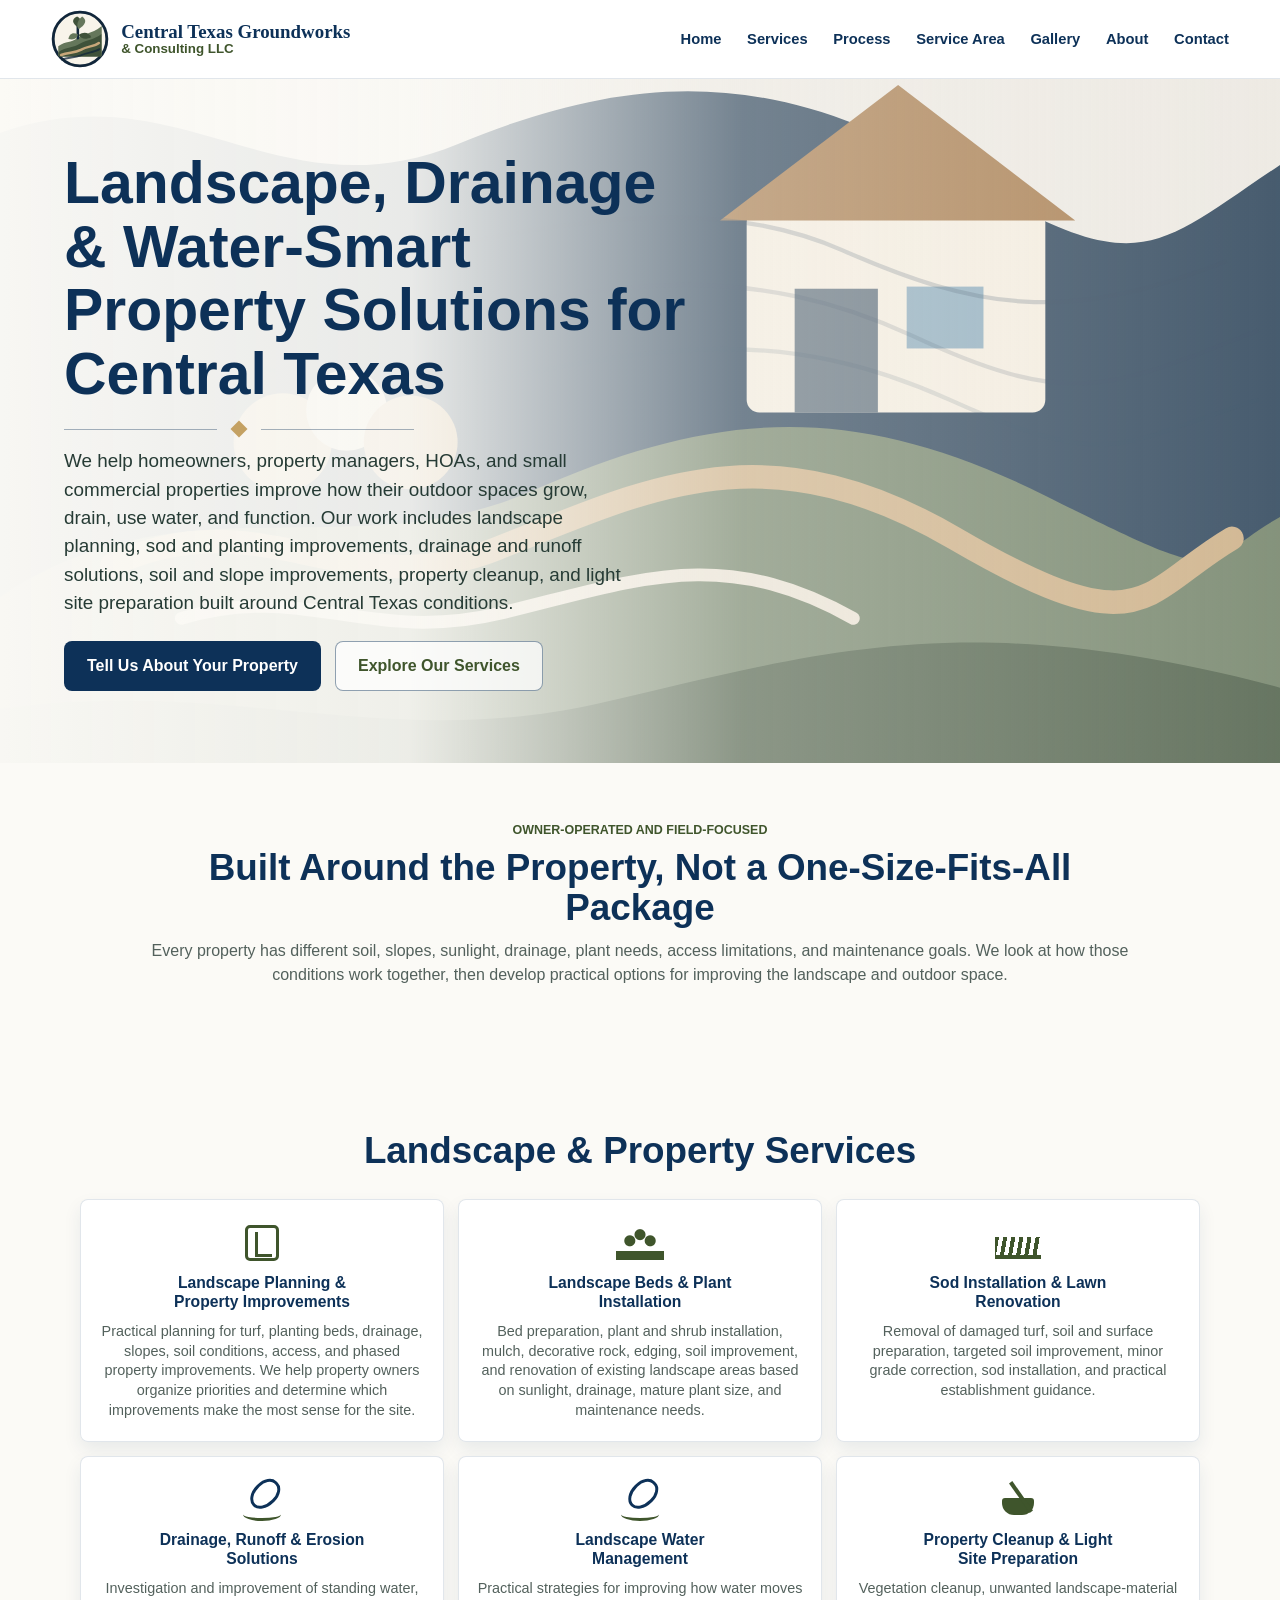
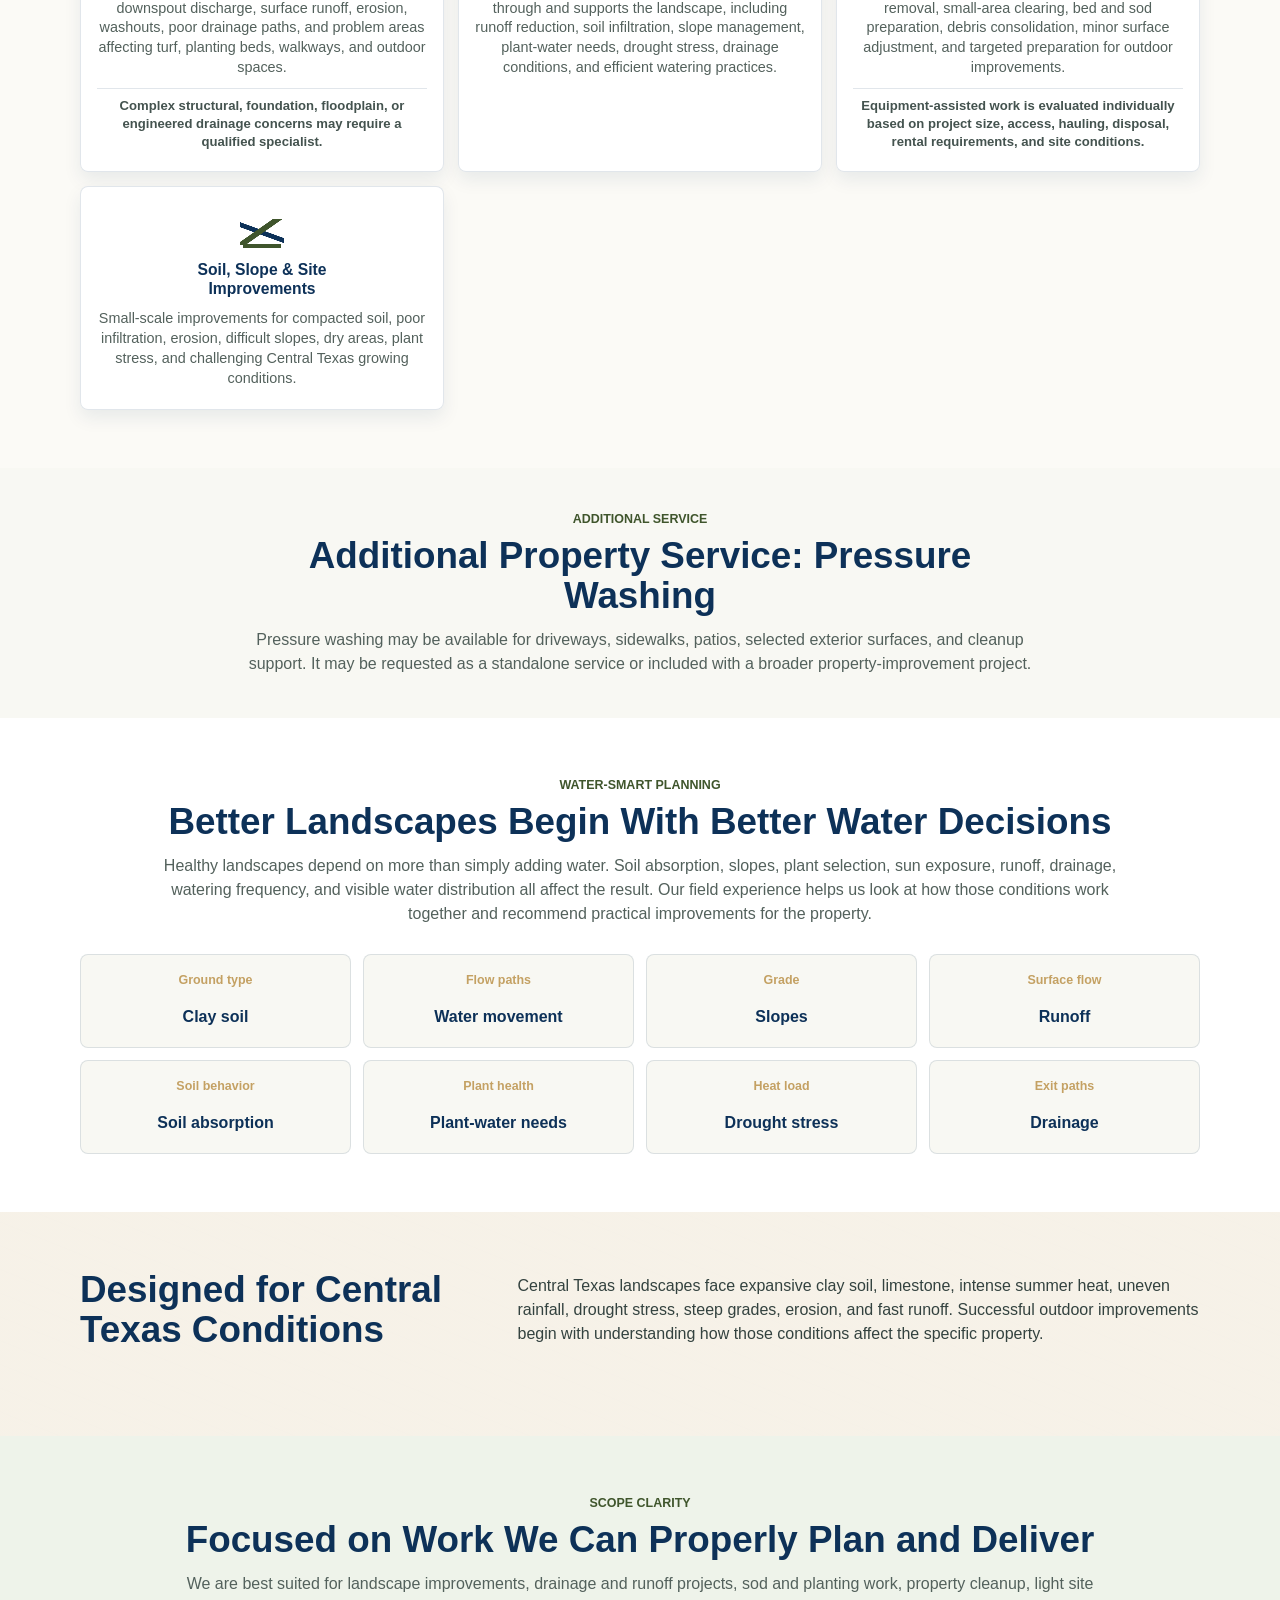
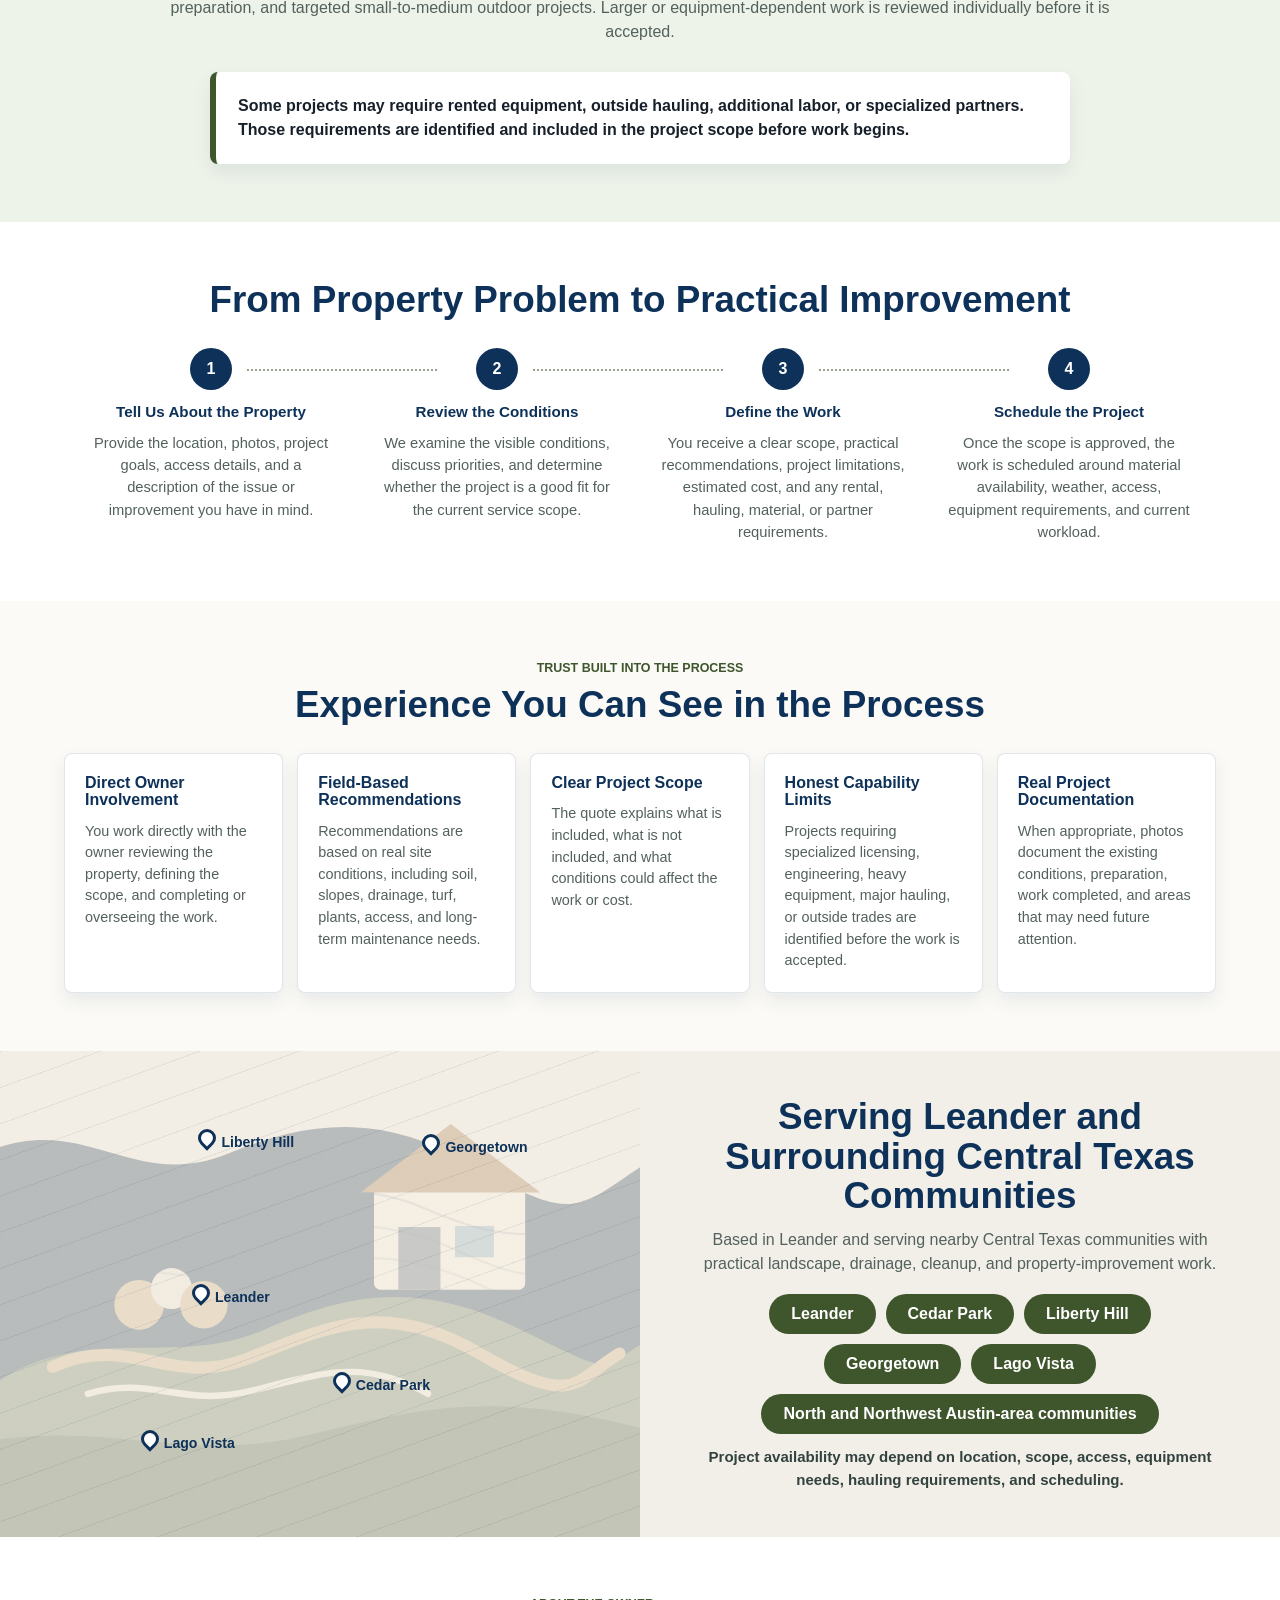
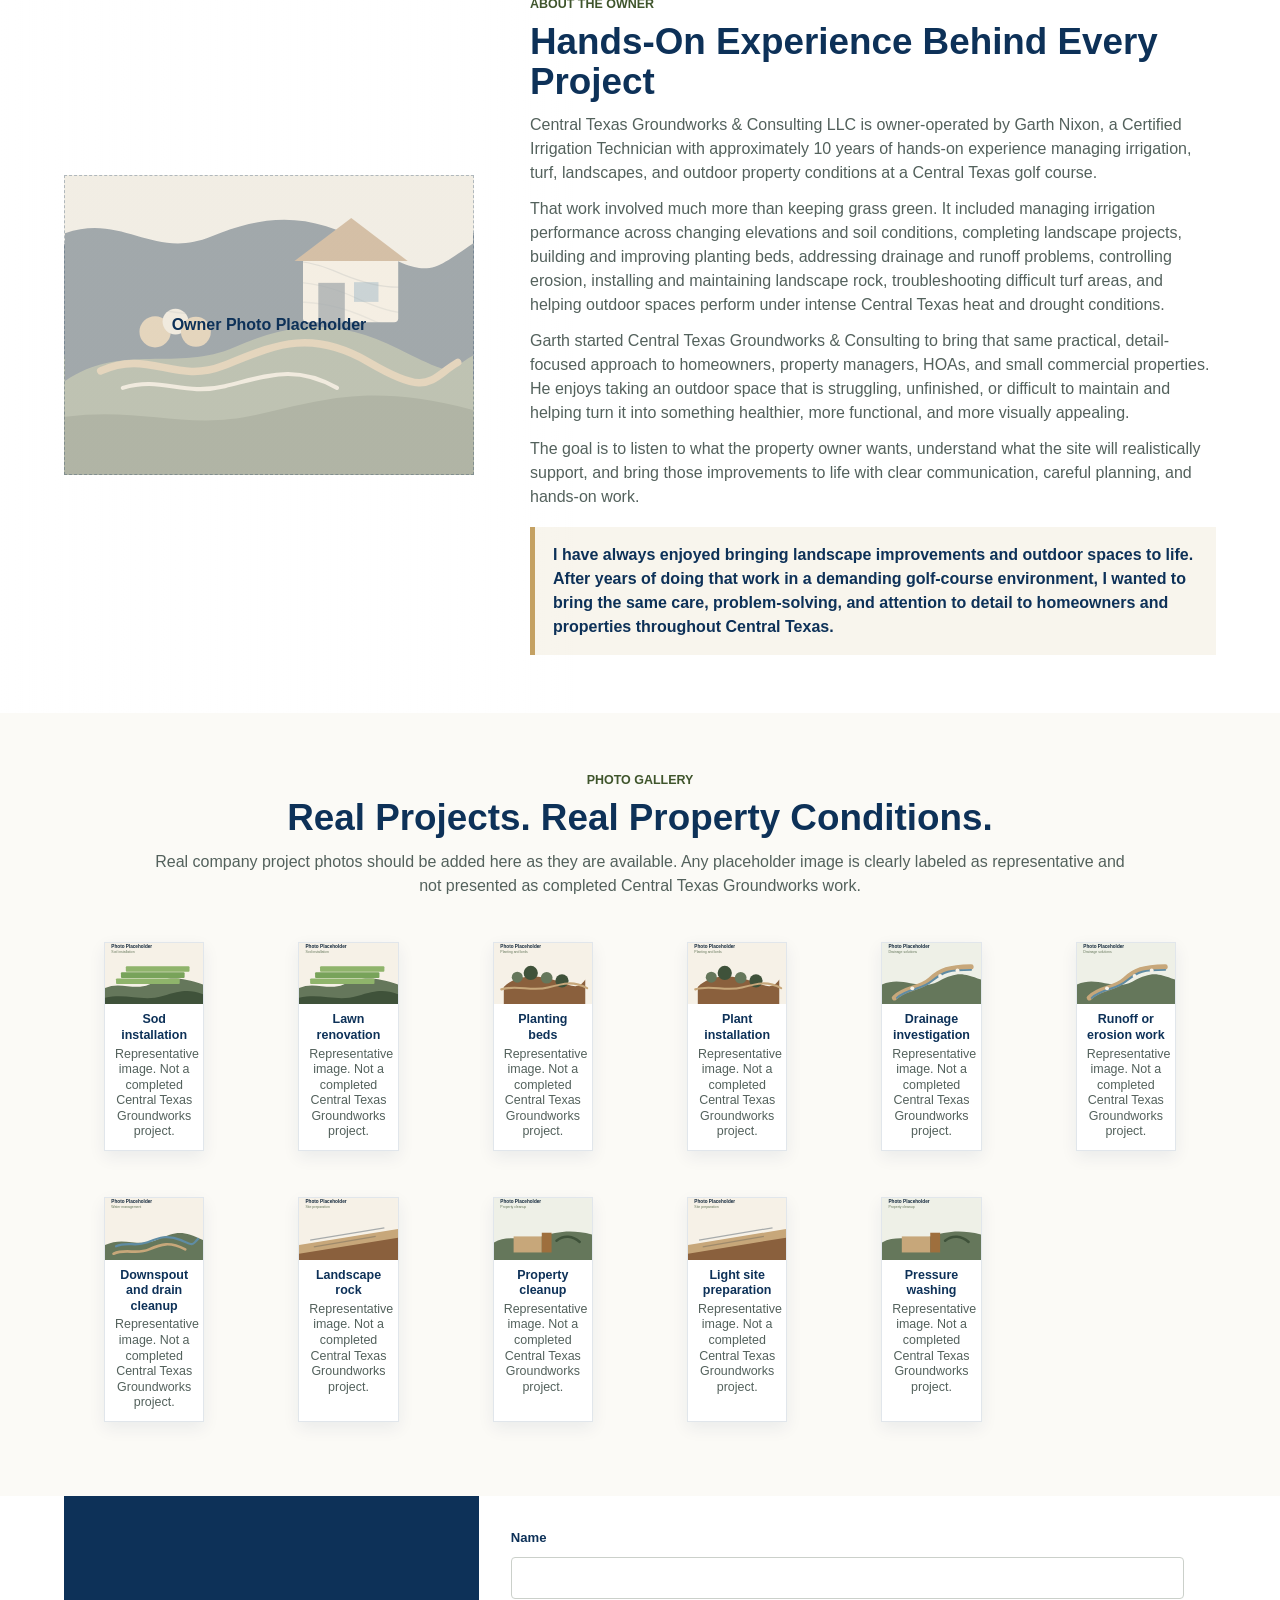
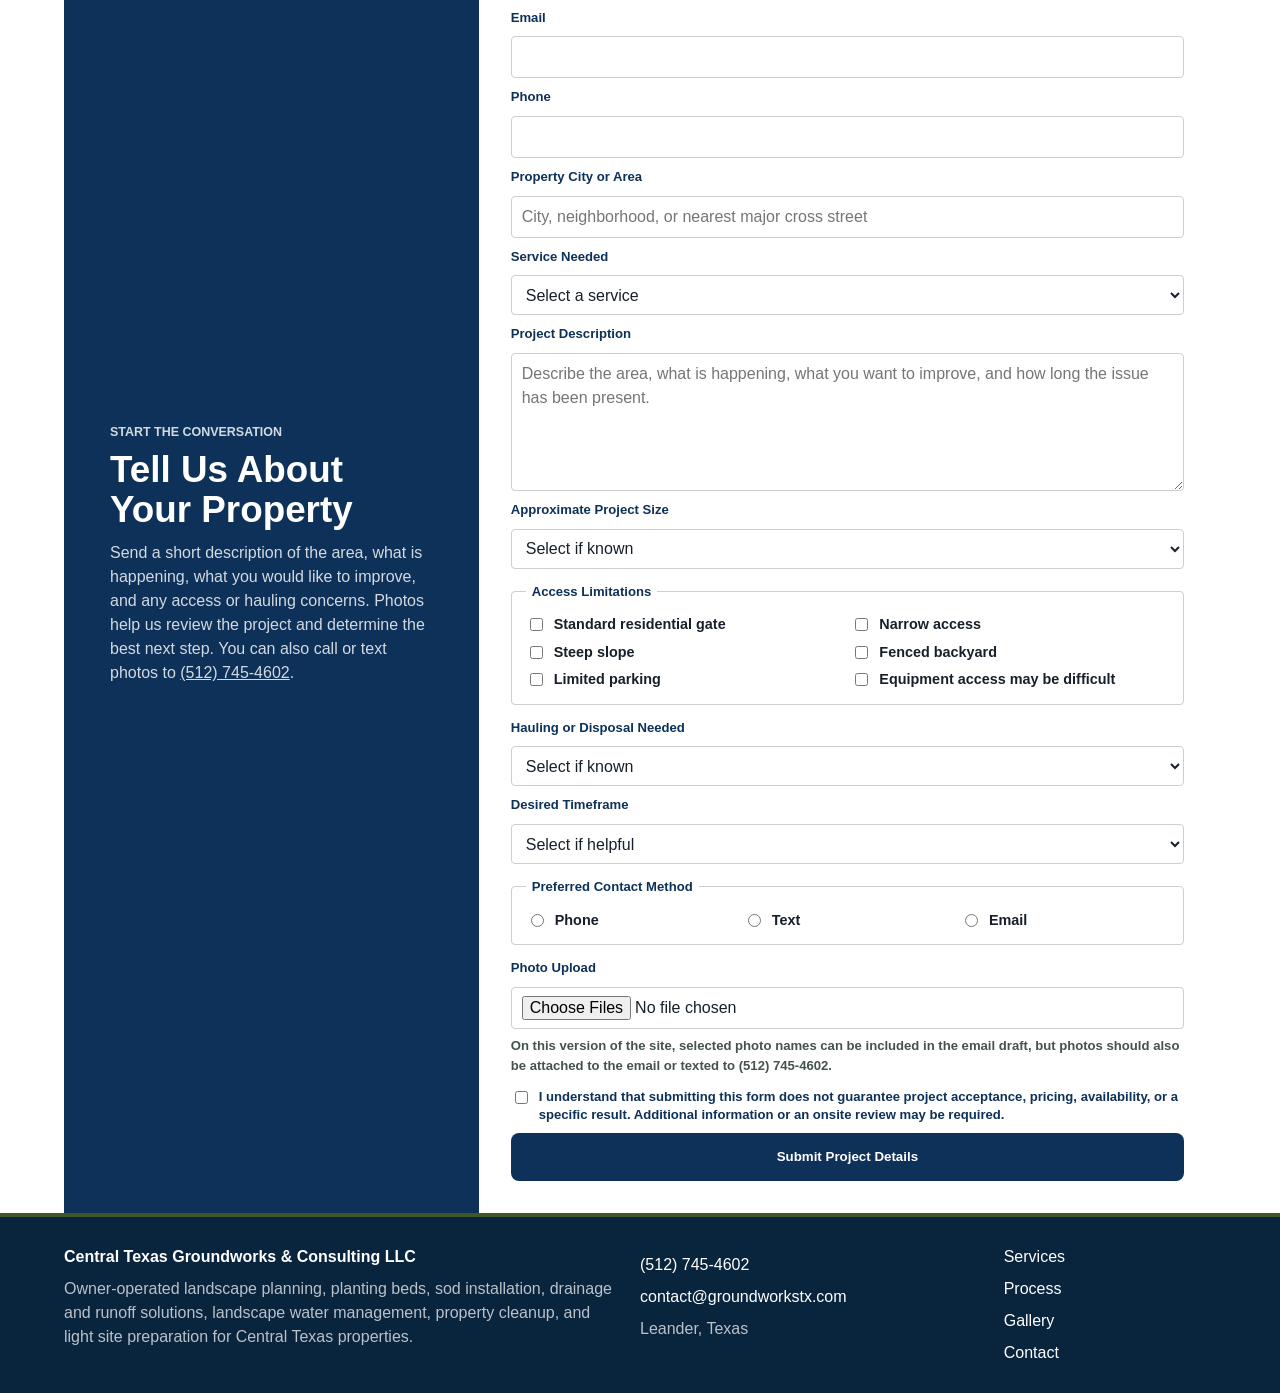
<file: index.html>
<!DOCTYPE html>
<html lang="en">
<head>
  <meta charset="UTF-8">
  <meta name="viewport" content="width=device-width, initial-scale=1.0">
  <meta name="description" content="Owner-operated landscape planning, planting beds, sod installation, drainage and runoff solutions, landscape water management, cleanup, and light site preparation in Leander and surrounding Central Texas communities.">
  <meta property="og:title" content="Central Texas Landscape, Drainage & Property Improvements | CT Groundworks">
  <meta property="og:description" content="Landscape planning, planting beds, sod, drainage and runoff solutions, landscape water management, cleanup, and light site preparation in Leander and surrounding Central Texas communities.">
  <meta property="og:type" content="website">
  <title>Central Texas Landscape, Drainage & Property Improvements | CT Groundworks</title>
  <link rel="stylesheet" href="style.css">
  <script type="application/ld+json">
    {
      "@context": "https://schema.org",
      "@type": "LocalBusiness",
      "name": "Central Texas Groundworks & Consulting LLC",
      "description": "Owner-operated landscape planning, planting beds, sod installation, drainage and runoff solutions, landscape water management, property cleanup, and light site preparation.",
      "areaServed": ["Leander TX", "Cedar Park TX", "Liberty Hill TX", "Georgetown TX", "Lago Vista TX", "Northwest Austin TX"],
      "address": {
        "@type": "PostalAddress",
        "addressLocality": "Leander",
        "addressRegion": "TX",
        "addressCountry": "US"
      },
      "email": "contact@groundworkstx.com",
      "telephone": "+1-512-745-4602",
      "url": "https://groundworkstx.com/"
    }
  </script>
</head>
<body>
  <a class="skip-link" href="#main">Skip to content</a>
  <header class="site-header">
    <a class="brand" href="/" aria-label="Central Texas Groundworks home">
      <img class="brand-mark" src="assets/logo-groundworks.svg" alt="" width="58" height="58">
      <span>
        <strong>Central Texas Groundworks</strong>
        <small>& Consulting LLC</small>
      </span>
    </a>
    <button class="menu-toggle" type="button" aria-expanded="false" aria-controls="main-nav">
      <span></span>
      <span></span>
      <span></span>
      <span class="sr-only">Menu</span>
    </button>
    <nav class="main-nav" id="main-nav" aria-label="Main navigation">
      <a href="/">Home</a>
      <a href="/services">Services</a>
      <a href="/#process">Process</a>
      <a href="/#service-area">Service Area</a>
      <a href="/#gallery">Gallery</a>
      <a href="/about">About</a>
      <a href="/contact">Contact</a>
    </nav>
  </header>

  <main id="main">
    <section class="hero">
      <div class="hero-media">
        <img src="assets/hero-groundworks.svg" alt="Central Texas landscape with lawn, planting beds, stone, grade changes, and water movement">
      </div>
      <div class="hero-content">
        <h1>Landscape, Drainage & Water-Smart Property Solutions for Central Texas</h1>
        <div class="hero-rule" aria-hidden="true"><span></span></div>
        <p class="lead">We help homeowners, property managers, HOAs, and small commercial properties improve how their outdoor spaces grow, drain, use water, and function. Our work includes landscape planning, sod and planting improvements, drainage and runoff solutions, soil and slope improvements, property cleanup, and light site preparation built around Central Texas conditions.</p>
        <div class="button-row">
          <a class="button primary" href="/contact">Tell Us About Your Property</a>
          <a class="button secondary" href="/services">Explore Our Services</a>
        </div>
      </div>
    </section>

    <section class="section intro-section" aria-labelledby="intro-title">
      <div class="section-heading">
        <p class="eyebrow">Owner-operated and field-focused</p>
        <h2 id="intro-title">Built Around the Property, Not a One-Size-Fits-All Package</h2>
        <p>Every property has different soil, slopes, sunlight, drainage, plant needs, access limitations, and maintenance goals. We look at how those conditions work together, then develop practical options for improving the landscape and outdoor space.</p>
      </div>
    </section>

    <section class="section" id="services" aria-labelledby="services-title">
      <div class="section-heading">
        <h2 id="services-title">Landscape & Property Services</h2>
      </div>
      <div class="service-grid">
        <article class="service-card">
          <span class="service-icon service-plan" aria-hidden="true"></span>
          <h3>Landscape Planning & Property Improvements</h3>
          <p>Practical planning for turf, planting beds, drainage, slopes, soil conditions, access, and phased property improvements. We help property owners organize priorities and determine which improvements make the most sense for the site.</p>
        </article>
        <article class="service-card">
          <span class="service-icon service-planting" aria-hidden="true"></span>
          <h3>Landscape Beds & Plant Installation</h3>
          <p>Bed preparation, plant and shrub installation, mulch, decorative rock, edging, soil improvement, and renovation of existing landscape areas based on sunlight, drainage, mature plant size, and maintenance needs.</p>
        </article>
        <article class="service-card">
          <span class="service-icon service-sod" aria-hidden="true"></span>
          <h3>Sod Installation & Lawn Renovation</h3>
          <p>Removal of damaged turf, soil and surface preparation, targeted soil improvement, minor grade correction, sod installation, and practical establishment guidance.</p>
        </article>
        <article class="service-card">
          <span class="service-icon service-drainage" aria-hidden="true"></span>
          <h3>Drainage, Runoff & Erosion Solutions</h3>
          <p>Investigation and improvement of standing water, downspout discharge, surface runoff, erosion, washouts, poor drainage paths, and problem areas affecting turf, planting beds, walkways, and outdoor spaces.</p>
          <p class="qualifier">Complex structural, foundation, floodplain, or engineered drainage concerns may require a qualified specialist.</p>
        </article>
        <article class="service-card">
          <span class="service-icon service-water" aria-hidden="true"></span>
          <h3>Landscape Water Management</h3>
          <p>Practical strategies for improving how water moves through and supports the landscape, including runoff reduction, soil infiltration, slope management, plant-water needs, drought stress, drainage conditions, and efficient watering practices.</p>
        </article>
        <article class="service-card">
          <span class="service-icon service-cleanup" aria-hidden="true"></span>
          <h3>Property Cleanup & Light Site Preparation</h3>
          <p>Vegetation cleanup, unwanted landscape-material removal, small-area clearing, bed and sod preparation, debris consolidation, minor surface adjustment, and targeted preparation for outdoor improvements.</p>
          <p class="qualifier">Equipment-assisted work is evaluated individually based on project size, access, hauling, disposal, rental requirements, and site conditions.</p>
        </article>
        <article class="service-card">
          <span class="service-icon service-slope" aria-hidden="true"></span>
          <h3>Soil, Slope & Site Improvements</h3>
          <p>Small-scale improvements for compacted soil, poor infiltration, erosion, difficult slopes, dry areas, plant stress, and challenging Central Texas growing conditions.</p>
        </article>
      </div>
    </section>

    <section class="section additional-service" aria-labelledby="pressure-title">
      <div class="section-heading">
        <p class="eyebrow">Additional service</p>
        <h2 id="pressure-title">Additional Property Service: Pressure Washing</h2>
        <p>Pressure washing may be available for driveways, sidewalks, patios, selected exterior surfaces, and cleanup support. It may be requested as a standalone service or included with a broader property-improvement project.</p>
      </div>
    </section>

    <section class="section feature-section" aria-labelledby="water-title">
      <div class="section-heading">
        <p class="eyebrow">Water-smart planning</p>
        <h2 id="water-title">Better Landscapes Begin With Better Water Decisions</h2>
        <p>Healthy landscapes depend on more than simply adding water. Soil absorption, slopes, plant selection, sun exposure, runoff, drainage, watering frequency, and visible water distribution all affect the result. Our field experience helps us look at how those conditions work together and recommend practical improvements for the property.</p>
      </div>
      <div class="condition-grid compact">
        <div><span>Ground type</span><strong>Clay soil</strong></div>
        <div><span>Flow paths</span><strong>Water movement</strong></div>
        <div><span>Grade</span><strong>Slopes</strong></div>
        <div><span>Surface flow</span><strong>Runoff</strong></div>
        <div><span>Soil behavior</span><strong>Soil absorption</strong></div>
        <div><span>Plant health</span><strong>Plant-water needs</strong></div>
        <div><span>Heat load</span><strong>Drought stress</strong></div>
        <div><span>Exit paths</span><strong>Drainage</strong></div>
      </div>
    </section>

    <section class="section conditions" aria-labelledby="conditions-title">
      <div class="section-heading">
        <h2 id="conditions-title">Designed for Central Texas Conditions</h2>
        <p>Central Texas landscapes face expansive clay soil, limestone, intense summer heat, uneven rainfall, drought stress, steep grades, erosion, and fast runoff. Successful outdoor improvements begin with understanding how those conditions affect the specific property.</p>
      </div>
    </section>

    <section class="section scope-section" aria-labelledby="scope-title">
      <div class="section-heading">
        <p class="eyebrow">Scope clarity</p>
        <h2 id="scope-title">Focused on Work We Can Properly Plan and Deliver</h2>
        <p>We are best suited for landscape improvements, drainage and runoff projects, sod and planting work, property cleanup, light site preparation, and targeted small-to-medium outdoor projects. Larger or equipment-dependent work is reviewed individually before it is accepted.</p>
      </div>
      <div class="scope-callout">
        <p>Some projects may require rented equipment, outside hauling, additional labor, or specialized partners. Those requirements are identified and included in the project scope before work begins.</p>
      </div>
    </section>

    <section class="section process" id="process" aria-labelledby="process-title">
      <div class="section-heading">
        <h2 id="process-title">From Property Problem to Practical Improvement</h2>
      </div>
      <div class="process-grid">
        <article>
          <span>1</span>
          <h3>Tell Us About the Property</h3>
          <p>Provide the location, photos, project goals, access details, and a description of the issue or improvement you have in mind.</p>
        </article>
        <article>
          <span>2</span>
          <h3>Review the Conditions</h3>
          <p>We examine the visible conditions, discuss priorities, and determine whether the project is a good fit for the current service scope.</p>
        </article>
        <article>
          <span>3</span>
          <h3>Define the Work</h3>
          <p>You receive a clear scope, practical recommendations, project limitations, estimated cost, and any rental, hauling, material, or partner requirements.</p>
        </article>
        <article>
          <span>4</span>
          <h3>Schedule the Project</h3>
          <p>Once the scope is approved, the work is scheduled around material availability, weather, access, equipment requirements, and current workload.</p>
        </article>
      </div>
    </section>

    <section class="section trust-section" aria-labelledby="trust-title">
      <div class="section-heading">
        <p class="eyebrow">Trust built into the process</p>
        <h2 id="trust-title">Experience You Can See in the Process</h2>
      </div>
      <div class="trust-grid">
        <article><h3>Direct Owner Involvement</h3><p>You work directly with the owner reviewing the property, defining the scope, and completing or overseeing the work.</p></article>
        <article><h3>Field-Based Recommendations</h3><p>Recommendations are based on real site conditions, including soil, slopes, drainage, turf, plants, access, and long-term maintenance needs.</p></article>
        <article><h3>Clear Project Scope</h3><p>The quote explains what is included, what is not included, and what conditions could affect the work or cost.</p></article>
        <article><h3>Honest Capability Limits</h3><p>Projects requiring specialized licensing, engineering, heavy equipment, major hauling, or outside trades are identified before the work is accepted.</p></article>
        <article><h3>Real Project Documentation</h3><p>When appropriate, photos document the existing conditions, preparation, work completed, and areas that may need future attention.</p></article>
      </div>
    </section>

    <section class="section service-area" id="service-area" aria-labelledby="area-title">
      <div class="area-card">
        <div class="map-panel" aria-label="Service area map illustration">
          <span class="map-pin liberty">Liberty Hill</span>
          <span class="map-pin georgetown">Georgetown</span>
          <span class="map-pin leander">Leander</span>
          <span class="map-pin cedar">Cedar Park</span>
          <span class="map-pin lago">Lago Vista</span>
        </div>
        <div>
          <h2 id="area-title">Serving Leander and Surrounding Central Texas Communities</h2>
          <p>Based in Leander and serving nearby Central Texas communities with practical landscape, drainage, cleanup, and property-improvement work.</p>
          <div class="location-pills" aria-label="Service locations">
            <span>Leander</span>
            <span>Cedar Park</span>
            <span>Liberty Hill</span>
            <span>Georgetown</span>
            <span>Lago Vista</span>
            <span>North and Northwest Austin-area communities</span>
          </div>
          <p class="service-note">Project availability may depend on location, scope, access, equipment needs, hauling requirements, and scheduling.</p>
        </div>
      </div>
    </section>

    <section class="section about-preview" id="about" aria-labelledby="about-title">
      <div class="owner-placeholder" aria-label="Owner photo placeholder">
        <span>Owner Photo Placeholder</span>
      </div>
      <div>
        <p class="eyebrow">About the owner</p>
        <h2 id="about-title">Hands-On Experience Behind Every Project</h2>
        <p>Central Texas Groundworks & Consulting LLC is owner-operated by Garth Nixon, a Certified Irrigation Technician with approximately 10 years of hands-on experience managing irrigation, turf, landscapes, and outdoor property conditions at a Central Texas golf course.</p>
        <p>That work involved much more than keeping grass green. It included managing irrigation performance across changing elevations and soil conditions, completing landscape projects, building and improving planting beds, addressing drainage and runoff problems, controlling erosion, installing and maintaining landscape rock, troubleshooting difficult turf areas, and helping outdoor spaces perform under intense Central Texas heat and drought conditions.</p>
        <p>Garth started Central Texas Groundworks & Consulting to bring that same practical, detail-focused approach to homeowners, property managers, HOAs, and small commercial properties. He enjoys taking an outdoor space that is struggling, unfinished, or difficult to maintain and helping turn it into something healthier, more functional, and more visually appealing.</p>
        <p>The goal is to listen to what the property owner wants, understand what the site will realistically support, and bring those improvements to life with clear communication, careful planning, and hands-on work.</p>
        <blockquote>I have always enjoyed bringing landscape improvements and outdoor spaces to life. After years of doing that work in a demanding golf-course environment, I wanted to bring the same care, problem-solving, and attention to detail to homeowners and properties throughout Central Texas.</blockquote>
      </div>
    </section>

    <section class="section gallery-section" id="gallery" aria-labelledby="gallery-title">
      <div class="section-heading">
        <p class="eyebrow">Photo gallery</p>
        <h2 id="gallery-title">Real Projects. Real Property Conditions.</h2>
        <p>Real company project photos should be added here as they are available. Any placeholder image is clearly labeled as representative and not presented as completed Central Texas Groundworks work.</p>
      </div>
      <div class="gallery-grid" id="gallery-grid" aria-live="polite"></div>
    </section>

    <section class="quote-section" id="quote" aria-labelledby="quote-title">
      <div class="quote-copy">
        <p class="eyebrow">Start the conversation</p>
        <h2 id="quote-title">Tell Us About Your Property</h2>
        <p>Send a short description of the area, what is happening, what you would like to improve, and any access or hauling concerns. Photos help us review the project and determine the best next step. You can also call or text photos to <a href="tel:+15127454602">(512) 745-4602</a>.</p>
      </div>
      <form class="quote-form" name="contact" method="POST" enctype="multipart/form-data" data-netlify="true" netlify-honeypot="bot-field" action="/thank-you">
        <input type="hidden" name="form-name" value="contact">
        <p class="hidden">
          <label>Do not fill this out: <input name="bot-field"></label>
        </p>
        <label for="name">Name</label>
        <input id="name" name="name" type="text" autocomplete="name" required>

        <label for="email">Email</label>
        <input id="email" name="email" type="email" autocomplete="email" required>

        <label for="phone">Phone</label>
        <input id="phone" name="phone" type="tel" autocomplete="tel" required>

        <label for="location">Property City or Area</label>
        <input id="location" name="location" type="text" autocomplete="address-level2" placeholder="City, neighborhood, or nearest major cross street" required>

        <label for="service">Service Needed</label>
        <select id="service" name="service" required>
          <option value="">Select a service</option>
          <option>Landscape Planning & Property Improvement</option>
          <option>Landscape Bed or Plant Installation</option>
          <option>Sod Installation or Lawn Renovation</option>
          <option>Drainage, Runoff, or Erosion Concern</option>
          <option>Landscape Water Management</option>
          <option>Soil or Slope Improvement</option>
          <option>Property Cleanup</option>
          <option>Light Site Preparation</option>
          <option>Pressure Washing</option>
          <option>Multiple Property Concerns</option>
          <option>Not Sure Yet</option>
          <option>Other</option>
        </select>

        <label for="details">Project Description</label>
        <textarea id="details" name="details" rows="5" placeholder="Describe the area, what is happening, what you want to improve, and how long the issue has been present." required></textarea>

        <label for="project-size">Approximate Project Size</label>
        <select id="project-size" name="project-size">
          <option value="">Select if known</option>
          <option>Small area under 500 square feet</option>
          <option>500-1,500 square feet</option>
          <option>1,500-5,000 square feet</option>
          <option>More than 5,000 square feet</option>
          <option>Not sure</option>
          <option>Not based on square footage</option>
        </select>

        <fieldset class="form-fieldset">
          <legend>Access Limitations</legend>
          <div class="checkbox-list">
            <label><input type="checkbox" name="access" value="Standard residential gate"> Standard residential gate</label>
            <label><input type="checkbox" name="access" value="Narrow access"> Narrow access</label>
            <label><input type="checkbox" name="access" value="Steep slope"> Steep slope</label>
            <label><input type="checkbox" name="access" value="Fenced backyard"> Fenced backyard</label>
            <label><input type="checkbox" name="access" value="Limited parking"> Limited parking</label>
            <label><input type="checkbox" name="access" value="Equipment access may be difficult"> Equipment access may be difficult</label>
          </div>
        </fieldset>

        <label for="hauling">Hauling or Disposal Needed</label>
        <select id="hauling" name="hauling">
          <option value="">Select if known</option>
          <option>Yes</option>
          <option>No</option>
          <option>Possibly</option>
          <option>Not sure</option>
        </select>

        <label for="timeframe">Desired Timeframe</label>
        <select id="timeframe" name="timeframe">
          <option value="">Select if helpful</option>
          <option>As soon as reasonably available</option>
          <option>Within 2-4 weeks</option>
          <option>Within 1-3 months</option>
          <option>Planning for later</option>
          <option>Flexible</option>
          <option>Urgent property concern</option>
        </select>

        <fieldset class="form-fieldset compact">
          <legend>Preferred Contact Method</legend>
          <div class="radio-list">
            <label><input type="radio" name="preferred-contact" value="Phone"> Phone</label>
            <label><input type="radio" name="preferred-contact" value="Text"> Text</label>
            <label><input type="radio" name="preferred-contact" value="Email"> Email</label>
          </div>
        </fieldset>

        <label for="photos">Photo Upload</label>
        <input id="photos" name="photos" type="file" accept="image/*" multiple>
        <p class="field-help">On this version of the site, selected photo names can be included in the email draft, but photos should also be attached to the email or texted to (512) 745-4602.</p>

        <label class="consent-label">
          <input name="scope-consent" type="checkbox" required>
          I understand that submitting this form does not guarantee project acceptance, pricing, availability, or a specific result. Additional information or an onsite review may be required.
        </label>

        <button class="button primary full" type="submit">Submit Project Details</button>
      </form>
    </section>
  </main>

  <footer class="site-footer">
    <div>
      <strong>Central Texas Groundworks & Consulting LLC</strong>
      <p>Owner-operated landscape planning, planting beds, sod installation, drainage and runoff solutions, landscape water management, property cleanup, and light site preparation for Central Texas properties.</p>
    </div>
    <div>
      <p><a href="tel:+15127454602">(512) 745-4602</a></p>
      <p><a href="mailto:contact@groundworkstx.com">contact@groundworkstx.com</a></p>
      <p>Leander, Texas</p>
    </div>
    <nav aria-label="Footer navigation">
      <a href="/services">Services</a>
      <a href="/#process">Process</a>
      <a href="/#gallery">Gallery</a>
      <a href="/contact">Contact</a>
    </nav>
  </footer>
  <script src="site-data.js"></script>
  <script src="site.js"></script>
</body>
</html>
</file>
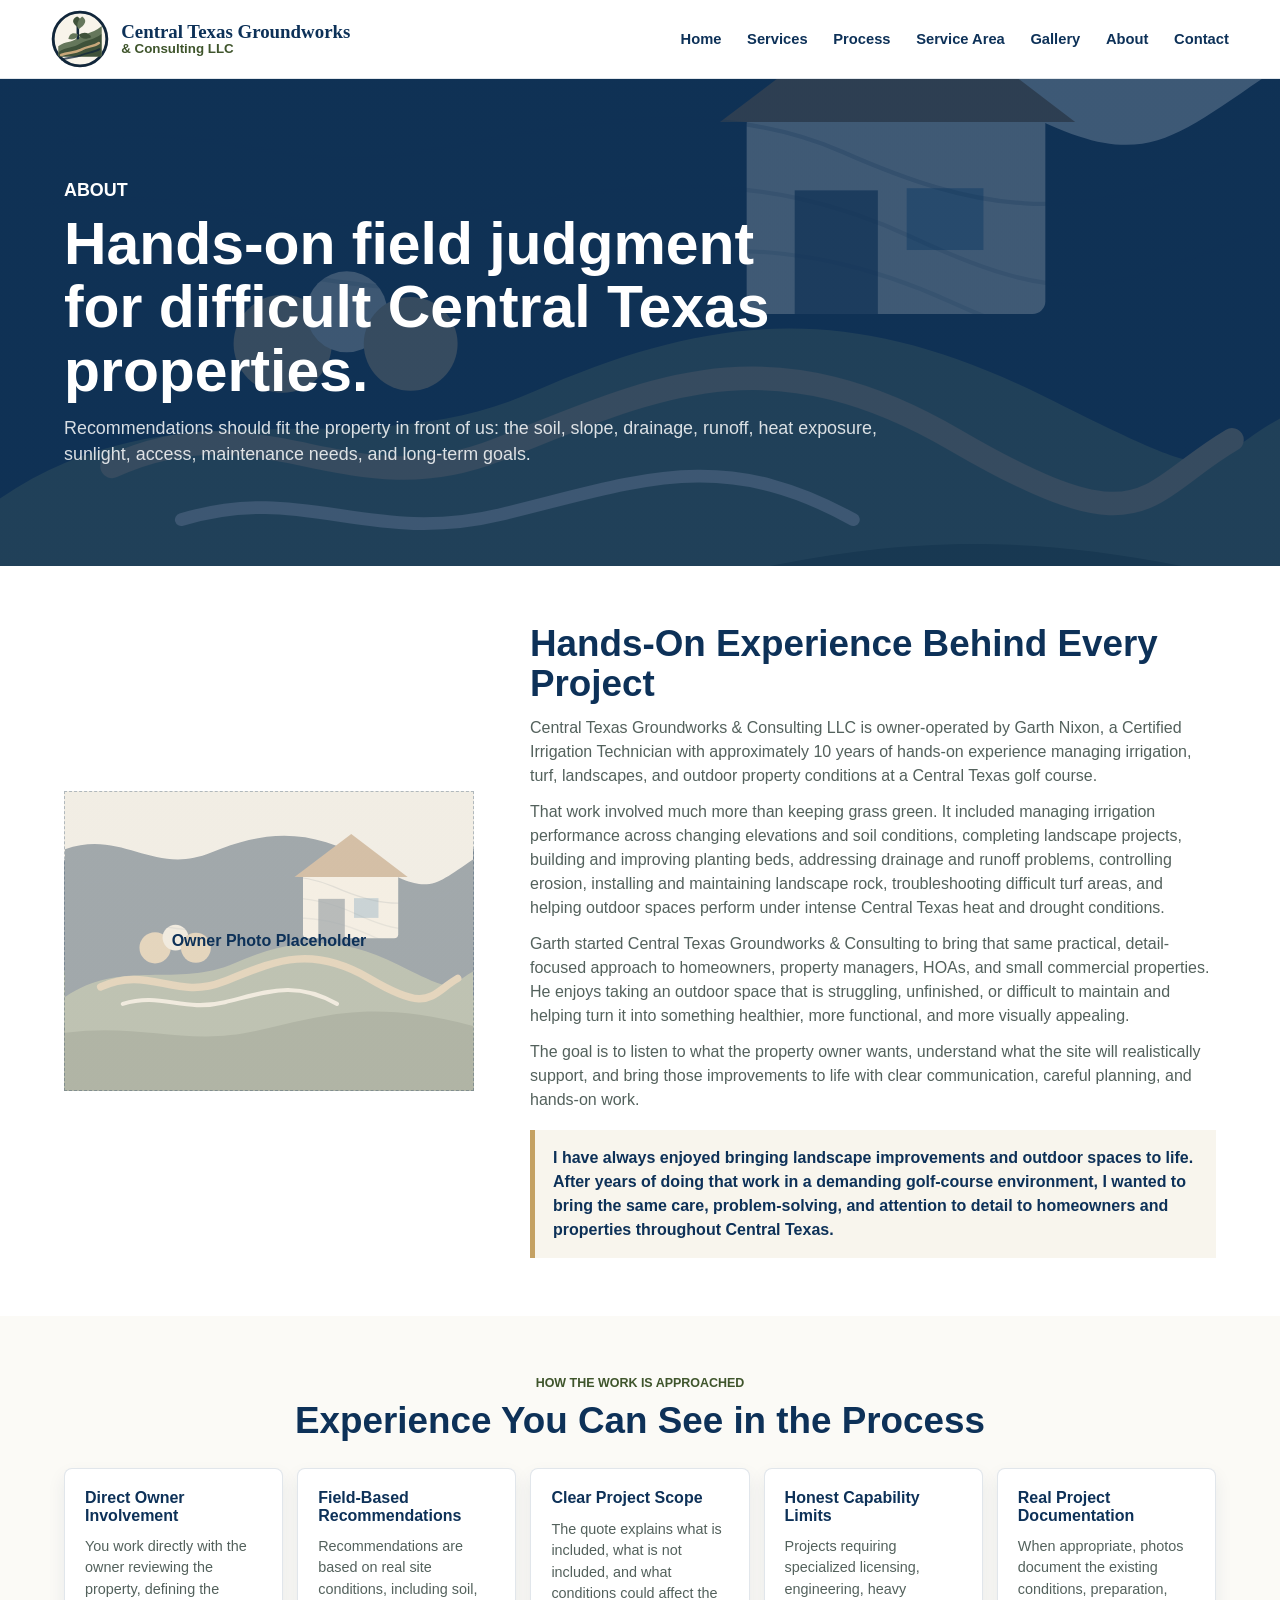
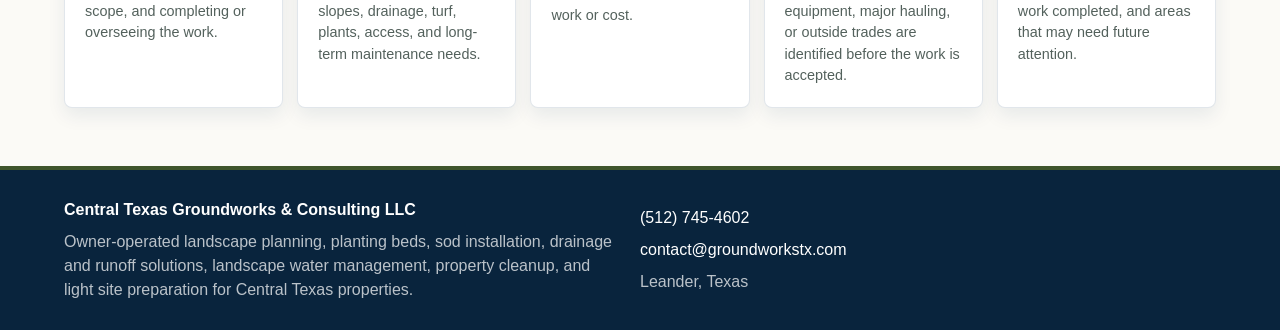
<file: about.html>
<!DOCTYPE html>
<html lang="en">
<head>
  <meta charset="UTF-8">
  <meta name="viewport" content="width=device-width, initial-scale=1.0">
  <meta name="description" content="About Central Texas Groundworks & Consulting LLC, owner-operated by Garth Nixon with hands-on field experience in turf, landscapes, water movement, drainage, slopes, and Central Texas property conditions.">
  <meta property="og:title" content="About | Central Texas Groundworks & Consulting">
  <meta property="og:description" content="Hands-on field experience and practical outdoor property guidance for Central Texas conditions.">
  <title>About | Central Texas Groundworks & Consulting</title>
  <link rel="stylesheet" href="style.css">
</head>
<body>
  <a class="skip-link" href="#main">Skip to content</a>
  <header class="site-header">
    <a class="brand" href="/"><img class="brand-mark" src="assets/logo-groundworks.svg" alt="" width="58" height="58"><span><strong>Central Texas Groundworks</strong><small>& Consulting LLC</small></span></a>
    <button class="menu-toggle" type="button" aria-expanded="false" aria-controls="main-nav"><span></span><span></span><span></span><span class="sr-only">Menu</span></button>
    <nav class="main-nav" id="main-nav" aria-label="Main navigation">
      <a href="/">Home</a>
      <a href="/services">Services</a>
      <a href="/#process">Process</a>
      <a href="/#service-area">Service Area</a>
      <a href="/#gallery">Gallery</a>
      <a href="/about">About</a>
      <a href="/contact">Contact</a>
    </nav>
  </header>
  <main id="main">
    <section class="page-hero">
      <p class="eyebrow">About</p>
      <h1>Hands-on field judgment for difficult Central Texas properties.</h1>
      <p>Recommendations should fit the property in front of us: the soil, slope, drainage, runoff, heat exposure, sunlight, access, maintenance needs, and long-term goals.</p>
    </section>
    <section class="section about-preview">
      <div class="owner-placeholder" aria-label="Owner photo placeholder"><span>Owner Photo Placeholder</span></div>
      <div>
        <h2>Hands-On Experience Behind Every Project</h2>
        <p>Central Texas Groundworks & Consulting LLC is owner-operated by Garth Nixon, a Certified Irrigation Technician with approximately 10 years of hands-on experience managing irrigation, turf, landscapes, and outdoor property conditions at a Central Texas golf course.</p>
        <p>That work involved much more than keeping grass green. It included managing irrigation performance across changing elevations and soil conditions, completing landscape projects, building and improving planting beds, addressing drainage and runoff problems, controlling erosion, installing and maintaining landscape rock, troubleshooting difficult turf areas, and helping outdoor spaces perform under intense Central Texas heat and drought conditions.</p>
        <p>Garth started Central Texas Groundworks & Consulting to bring that same practical, detail-focused approach to homeowners, property managers, HOAs, and small commercial properties. He enjoys taking an outdoor space that is struggling, unfinished, or difficult to maintain and helping turn it into something healthier, more functional, and more visually appealing.</p>
        <p>The goal is to listen to what the property owner wants, understand what the site will realistically support, and bring those improvements to life with clear communication, careful planning, and hands-on work.</p>
        <blockquote>I have always enjoyed bringing landscape improvements and outdoor spaces to life. After years of doing that work in a demanding golf-course environment, I wanted to bring the same care, problem-solving, and attention to detail to homeowners and properties throughout Central Texas.</blockquote>
      </div>
    </section>
    <section class="section trust-section" aria-labelledby="about-trust-title">
      <div class="section-heading">
        <p class="eyebrow">How the work is approached</p>
        <h2 id="about-trust-title">Experience You Can See in the Process</h2>
      </div>
      <div class="trust-grid">
        <article><h3>Direct Owner Involvement</h3><p>You work directly with the owner reviewing the property, defining the scope, and completing or overseeing the work.</p></article>
        <article><h3>Field-Based Recommendations</h3><p>Recommendations are based on real site conditions, including soil, slopes, drainage, turf, plants, access, and long-term maintenance needs.</p></article>
        <article><h3>Clear Project Scope</h3><p>The quote explains what is included, what is not included, and what conditions could affect the work or cost.</p></article>
        <article><h3>Honest Capability Limits</h3><p>Projects requiring specialized licensing, engineering, heavy equipment, major hauling, or outside trades are identified before the work is accepted.</p></article>
        <article><h3>Real Project Documentation</h3><p>When appropriate, photos document the existing conditions, preparation, work completed, and areas that may need future attention.</p></article>
      </div>
    </section>
  </main>
  <footer class="site-footer">
    <div><strong>Central Texas Groundworks & Consulting LLC</strong><p>Owner-operated landscape planning, planting beds, sod installation, drainage and runoff solutions, landscape water management, property cleanup, and light site preparation for Central Texas properties.</p></div>
    <div><p><a href="tel:+15127454602">(512) 745-4602</a></p><p><a href="mailto:contact@groundworkstx.com">contact@groundworkstx.com</a></p><p>Leander, Texas</p></div>
  </footer>
  <script src="site.js"></script>
</body>
</html>
</file>
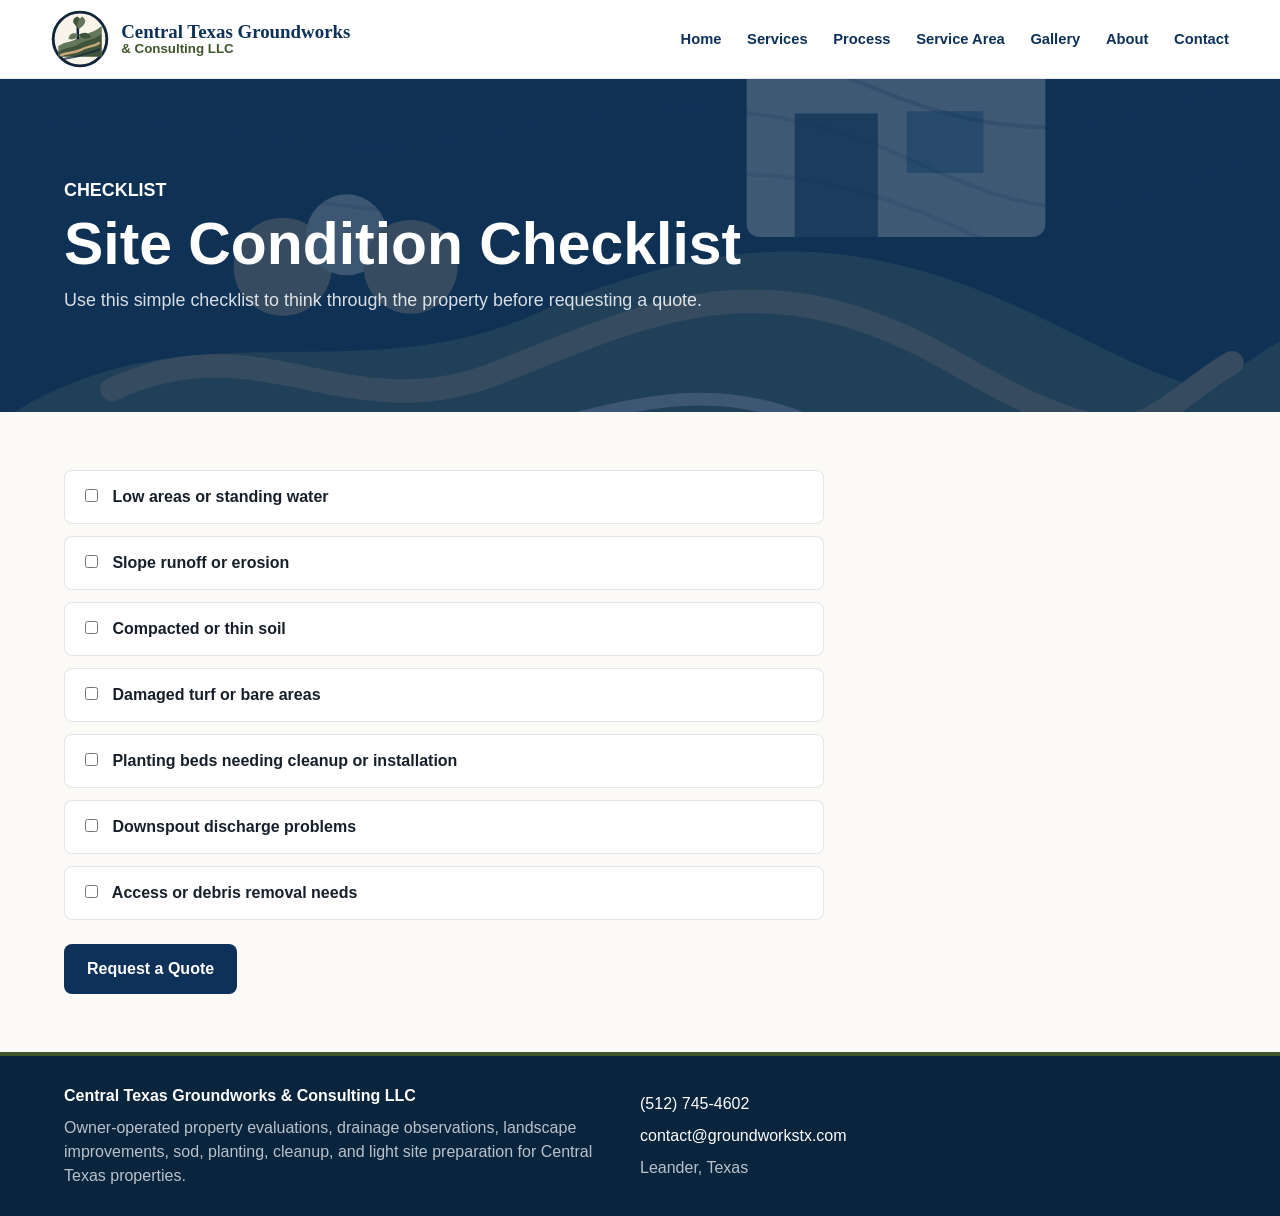
<file: calculator.html>
<!DOCTYPE html>
<html lang="en">
<head>
  <meta charset="UTF-8">
  <meta name="viewport" content="width=device-width, initial-scale=1.0">
  <meta name="description" content="Site condition checklist for Central Texas landscape, drainage, and property-improvement planning.">
  <title>Site Condition Checklist | Central Texas Groundworks & Consulting</title>
  <link rel="stylesheet" href="style.css">
</head>
<body>
  <a class="skip-link" href="#main">Skip to content</a>
  <header class="site-header">
    <a class="brand" href="/"><img class="brand-mark" src="assets/logo-groundworks.svg" alt="" width="58" height="58"><span><strong>Central Texas Groundworks</strong><small>& Consulting LLC</small></span></a>
    <button class="menu-toggle" type="button" aria-expanded="false" aria-controls="main-nav"><span></span><span></span><span></span><span class="sr-only">Menu</span></button>
    <nav class="main-nav" id="main-nav" aria-label="Main navigation"><a href="/">Home</a><a href="/services">Services</a><a href="/#process">Process</a><a href="/#service-area">Service Area</a><a href="/#gallery">Gallery</a><a href="/about">About</a><a href="/contact">Contact</a></nav>
  </header>
  <main id="main">
    <section class="page-hero">
      <p class="eyebrow">Checklist</p>
      <h1>Site Condition Checklist</h1>
      <p>Use this simple checklist to think through the property before requesting a quote.</p>
    </section>
    <section class="section">
      <div class="checklist">
        <label><input type="checkbox"> Low areas or standing water</label>
        <label><input type="checkbox"> Slope runoff or erosion</label>
        <label><input type="checkbox"> Compacted or thin soil</label>
        <label><input type="checkbox"> Damaged turf or bare areas</label>
        <label><input type="checkbox"> Planting beds needing cleanup or installation</label>
        <label><input type="checkbox"> Downspout discharge problems</label>
        <label><input type="checkbox"> Access or debris removal needs</label>
      </div>
      <a class="button primary" href="/contact">Request a Quote</a>
    </section>
  </main>
  <footer class="site-footer"><div><strong>Central Texas Groundworks & Consulting LLC</strong><p>Owner-operated property evaluations, drainage observations, landscape improvements, sod, planting, cleanup, and light site preparation for Central Texas properties.</p></div><div><p><a href="tel:+15127454602">(512) 745-4602</a></p><p><a href="mailto:contact@groundworkstx.com">contact@groundworkstx.com</a></p><p>Leander, Texas</p></div></footer>
  <script src="site.js"></script>
</body>
</html>
</file>
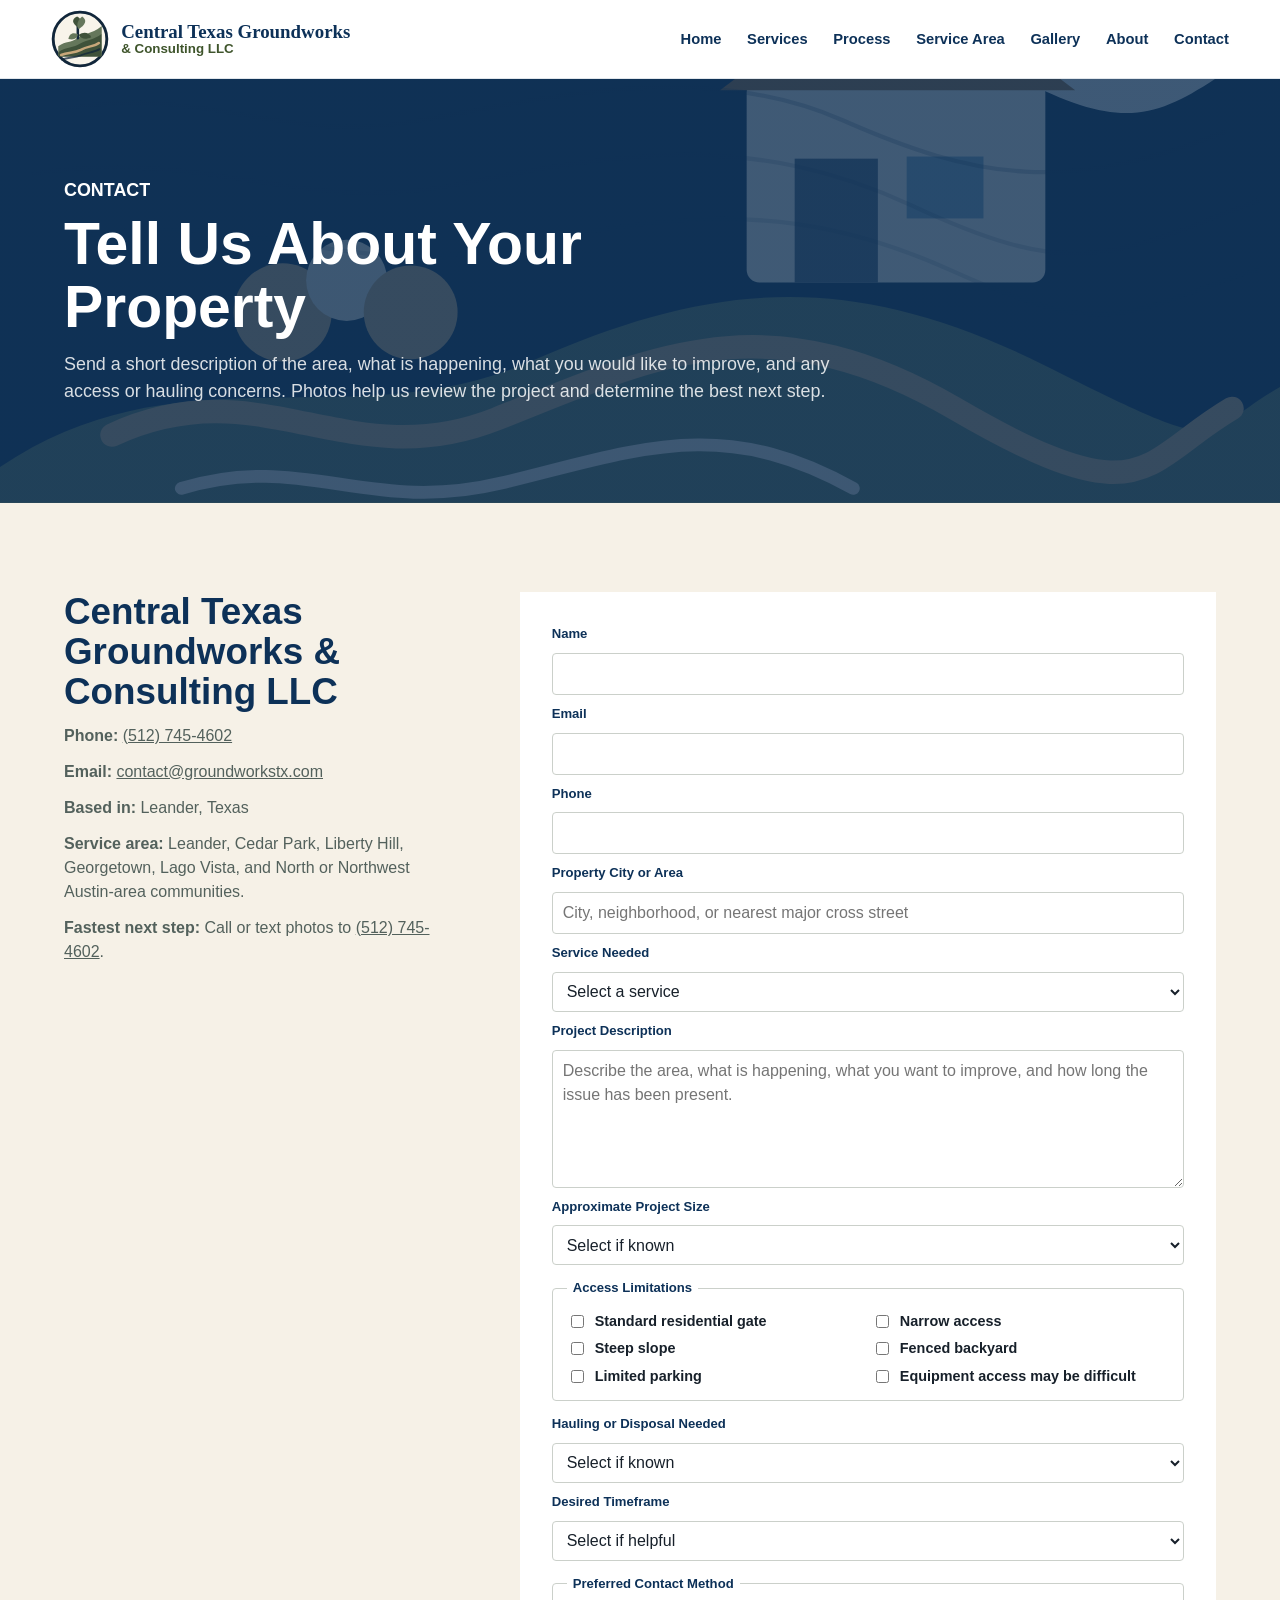
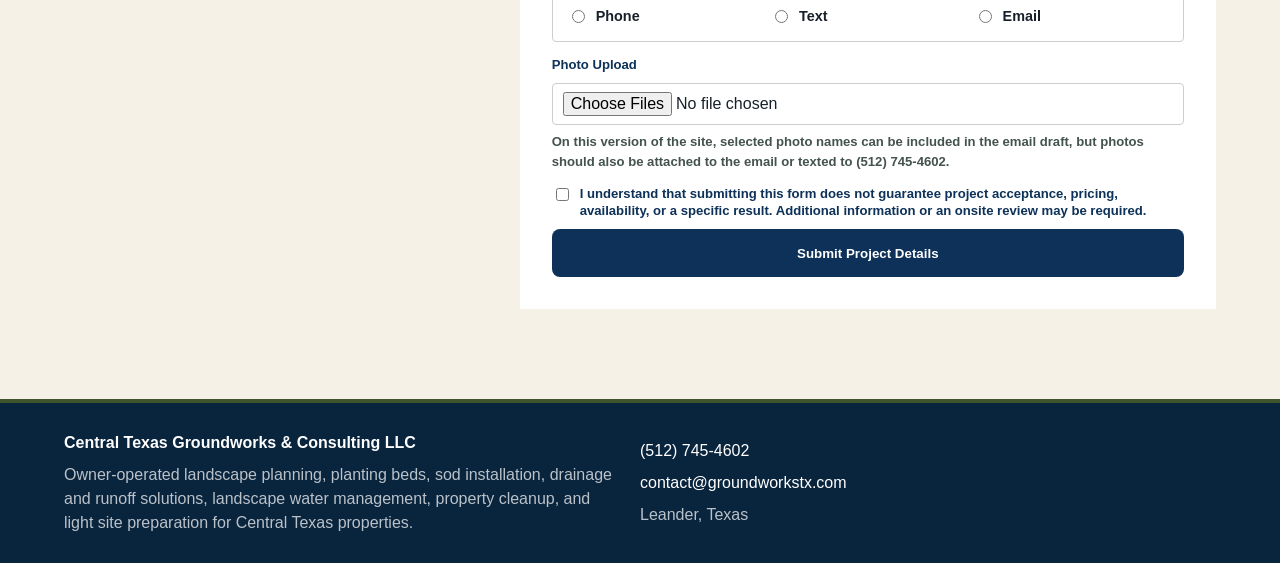
<file: contact.html>
<!DOCTYPE html>
<html lang="en">
<head>
  <meta charset="UTF-8">
  <meta name="viewport" content="width=device-width, initial-scale=1.0">
  <meta name="description" content="Tell Central Texas Groundworks & Consulting LLC about your landscape planning, planting, sod, drainage, runoff, water-management, cleanup, light site-preparation, or pressure-washing project.">
  <meta property="og:title" content="Tell Us About Your Property | Central Texas Groundworks & Consulting">
  <meta property="og:description" content="Send project details, photos, location, access notes, and timing so we can review project fit and the next step.">
  <title>Tell Us About Your Property | Central Texas Groundworks & Consulting</title>
  <link rel="stylesheet" href="style.css">
</head>
<body>
  <a class="skip-link" href="#main">Skip to content</a>
  <header class="site-header">
    <a class="brand" href="/"><img class="brand-mark" src="assets/logo-groundworks.svg" alt="" width="58" height="58"><span><strong>Central Texas Groundworks</strong><small>& Consulting LLC</small></span></a>
    <button class="menu-toggle" type="button" aria-expanded="false" aria-controls="main-nav"><span></span><span></span><span></span><span class="sr-only">Menu</span></button>
    <nav class="main-nav" id="main-nav" aria-label="Main navigation">
      <a href="/">Home</a>
      <a href="/services">Services</a>
      <a href="/#process">Process</a>
      <a href="/#service-area">Service Area</a>
      <a href="/#gallery">Gallery</a>
      <a href="/about">About</a>
      <a href="/contact">Contact</a>
    </nav>
  </header>
  <main id="main">
    <section class="page-hero">
      <p class="eyebrow">Contact</p>
      <h1>Tell Us About Your Property</h1>
      <p>Send a short description of the area, what is happening, what you would like to improve, and any access or hauling concerns. Photos help us review the project and determine the best next step.</p>
    </section>
    <section class="quote-section standalone">
      <div class="quote-copy">
        <h2>Central Texas Groundworks & Consulting LLC</h2>
        <p><strong>Phone:</strong> <a href="tel:+15127454602">(512) 745-4602</a></p>
        <p><strong>Email:</strong> <a href="mailto:contact@groundworkstx.com">contact@groundworkstx.com</a></p>
        <p><strong>Based in:</strong> Leander, Texas</p>
        <p><strong>Service area:</strong> Leander, Cedar Park, Liberty Hill, Georgetown, Lago Vista, and North or Northwest Austin-area communities.</p>
        <p><strong>Fastest next step:</strong> Call or text photos to <a href="tel:+15127454602">(512) 745-4602</a>.</p>
      </div>
      <form class="quote-form" name="contact" method="POST" enctype="multipart/form-data" data-netlify="true" netlify-honeypot="bot-field" action="/thank-you">
        <input type="hidden" name="form-name" value="contact">
        <p class="hidden"><label>Do not fill this out: <input name="bot-field"></label></p>
        <label for="name">Name</label>
        <input id="name" name="name" type="text" autocomplete="name" required>
        <label for="email">Email</label>
        <input id="email" name="email" type="email" autocomplete="email" required>
        <label for="phone">Phone</label>
        <input id="phone" name="phone" type="tel" autocomplete="tel" required>
        <label for="location">Property City or Area</label>
        <input id="location" name="location" type="text" autocomplete="address-level2" placeholder="City, neighborhood, or nearest major cross street" required>
        <label for="service">Service Needed</label>
        <select id="service" name="service" required>
          <option value="">Select a service</option>
          <option>Landscape Planning & Property Improvement</option>
          <option>Landscape Bed or Plant Installation</option>
          <option>Sod Installation or Lawn Renovation</option>
          <option>Drainage, Runoff, or Erosion Concern</option>
          <option>Landscape Water Management</option>
          <option>Soil or Slope Improvement</option>
          <option>Property Cleanup</option>
          <option>Light Site Preparation</option>
          <option>Pressure Washing</option>
          <option>Multiple Property Concerns</option>
          <option>Not Sure Yet</option>
          <option>Other</option>
        </select>
        <label for="details">Project Description</label>
        <textarea id="details" name="details" rows="5" placeholder="Describe the area, what is happening, what you want to improve, and how long the issue has been present." required></textarea>
        <label for="project-size">Approximate Project Size</label>
        <select id="project-size" name="project-size">
          <option value="">Select if known</option>
          <option>Small area under 500 square feet</option>
          <option>500-1,500 square feet</option>
          <option>1,500-5,000 square feet</option>
          <option>More than 5,000 square feet</option>
          <option>Not sure</option>
          <option>Not based on square footage</option>
        </select>
        <fieldset class="form-fieldset">
          <legend>Access Limitations</legend>
          <div class="checkbox-list">
            <label><input type="checkbox" name="access" value="Standard residential gate"> Standard residential gate</label>
            <label><input type="checkbox" name="access" value="Narrow access"> Narrow access</label>
            <label><input type="checkbox" name="access" value="Steep slope"> Steep slope</label>
            <label><input type="checkbox" name="access" value="Fenced backyard"> Fenced backyard</label>
            <label><input type="checkbox" name="access" value="Limited parking"> Limited parking</label>
            <label><input type="checkbox" name="access" value="Equipment access may be difficult"> Equipment access may be difficult</label>
          </div>
        </fieldset>
        <label for="hauling">Hauling or Disposal Needed</label>
        <select id="hauling" name="hauling">
          <option value="">Select if known</option>
          <option>Yes</option>
          <option>No</option>
          <option>Possibly</option>
          <option>Not sure</option>
        </select>
        <label for="timeframe">Desired Timeframe</label>
        <select id="timeframe" name="timeframe">
          <option value="">Select if helpful</option>
          <option>As soon as reasonably available</option>
          <option>Within 2-4 weeks</option>
          <option>Within 1-3 months</option>
          <option>Planning for later</option>
          <option>Flexible</option>
          <option>Urgent property concern</option>
        </select>
        <fieldset class="form-fieldset compact">
          <legend>Preferred Contact Method</legend>
          <div class="radio-list">
            <label><input type="radio" name="preferred-contact" value="Phone"> Phone</label>
            <label><input type="radio" name="preferred-contact" value="Text"> Text</label>
            <label><input type="radio" name="preferred-contact" value="Email"> Email</label>
          </div>
        </fieldset>
        <label for="photos">Photo Upload</label>
        <input id="photos" name="photos" type="file" accept="image/*" multiple>
        <p class="field-help">On this version of the site, selected photo names can be included in the email draft, but photos should also be attached to the email or texted to (512) 745-4602.</p>
        <label class="consent-label">
          <input name="scope-consent" type="checkbox" required>
          I understand that submitting this form does not guarantee project acceptance, pricing, availability, or a specific result. Additional information or an onsite review may be required.
        </label>
        <button class="button primary full" type="submit">Submit Project Details</button>
      </form>
    </section>
  </main>
  <footer class="site-footer">
    <div><strong>Central Texas Groundworks & Consulting LLC</strong><p>Owner-operated landscape planning, planting beds, sod installation, drainage and runoff solutions, landscape water management, property cleanup, and light site preparation for Central Texas properties.</p></div>
    <div><p><a href="tel:+15127454602">(512) 745-4602</a></p><p><a href="mailto:contact@groundworkstx.com">contact@groundworkstx.com</a></p><p>Leander, Texas</p></div>
  </footer>
  <script src="site.js"></script>
</body>
</html>
</file>
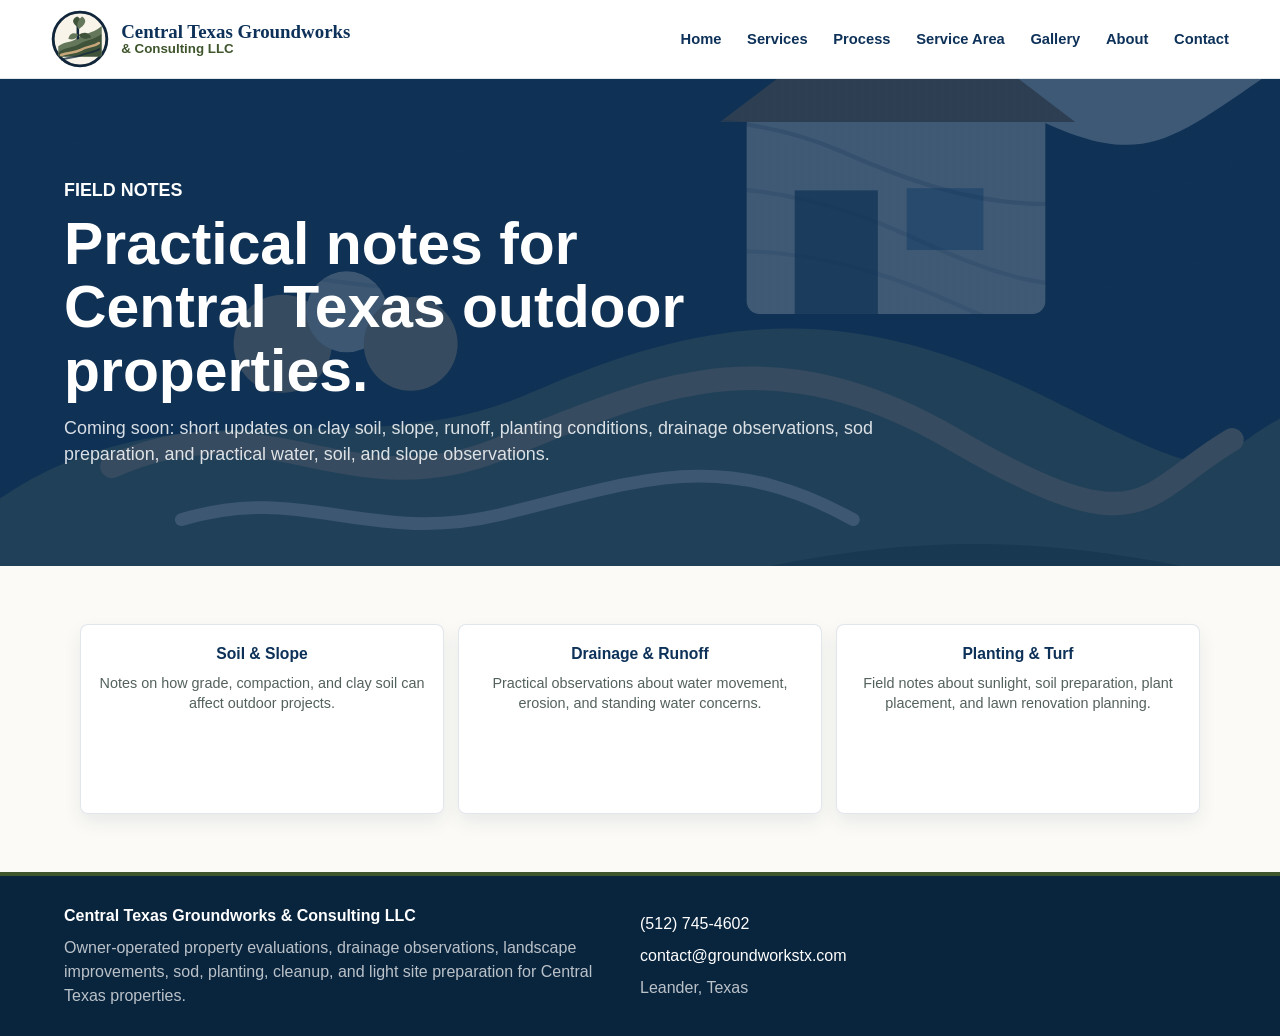
<file: knowledge.html>
<!DOCTYPE html>
<html lang="en">
<head>
  <meta charset="UTF-8">
  <meta name="viewport" content="width=device-width, initial-scale=1.0">
  <meta name="description" content="Field notes about Central Texas soil, slope, drainage, runoff, heat, drought stress, planting areas, and property improvement planning.">
  <title>Field Notes | Central Texas Groundworks & Consulting</title>
  <link rel="stylesheet" href="style.css">
</head>
<body>
  <a class="skip-link" href="#main">Skip to content</a>
  <header class="site-header">
    <a class="brand" href="/"><img class="brand-mark" src="assets/logo-groundworks.svg" alt="" width="58" height="58"><span><strong>Central Texas Groundworks</strong><small>& Consulting LLC</small></span></a>
    <button class="menu-toggle" type="button" aria-expanded="false" aria-controls="main-nav"><span></span><span></span><span></span><span class="sr-only">Menu</span></button>
    <nav class="main-nav" id="main-nav" aria-label="Main navigation"><a href="/">Home</a><a href="/services">Services</a><a href="/#process">Process</a><a href="/#service-area">Service Area</a><a href="/#gallery">Gallery</a><a href="/about">About</a><a href="/contact">Contact</a></nav>
  </header>
  <main id="main">
    <section class="page-hero">
      <p class="eyebrow">Field Notes</p>
      <h1>Practical notes for Central Texas outdoor properties.</h1>
      <p>Coming soon: short updates on clay soil, slope, runoff, planting conditions, drainage observations, sod preparation, and practical water, soil, and slope observations.</p>
    </section>
    <section class="section">
      <div class="service-grid three">
        <article class="service-card"><h2>Soil & Slope</h2><p>Notes on how grade, compaction, and clay soil can affect outdoor projects.</p></article>
        <article class="service-card"><h2>Drainage & Runoff</h2><p>Practical observations about water movement, erosion, and standing water concerns.</p></article>
        <article class="service-card"><h2>Planting & Turf</h2><p>Field notes about sunlight, soil preparation, plant placement, and lawn renovation planning.</p></article>
      </div>
    </section>
  </main>
  <footer class="site-footer"><div><strong>Central Texas Groundworks & Consulting LLC</strong><p>Owner-operated property evaluations, drainage observations, landscape improvements, sod, planting, cleanup, and light site preparation for Central Texas properties.</p></div><div><p><a href="tel:+15127454602">(512) 745-4602</a></p><p><a href="mailto:contact@groundworkstx.com">contact@groundworkstx.com</a></p><p>Leander, Texas</p></div></footer>
  <script src="site.js"></script>
</body>
</html>
</file>
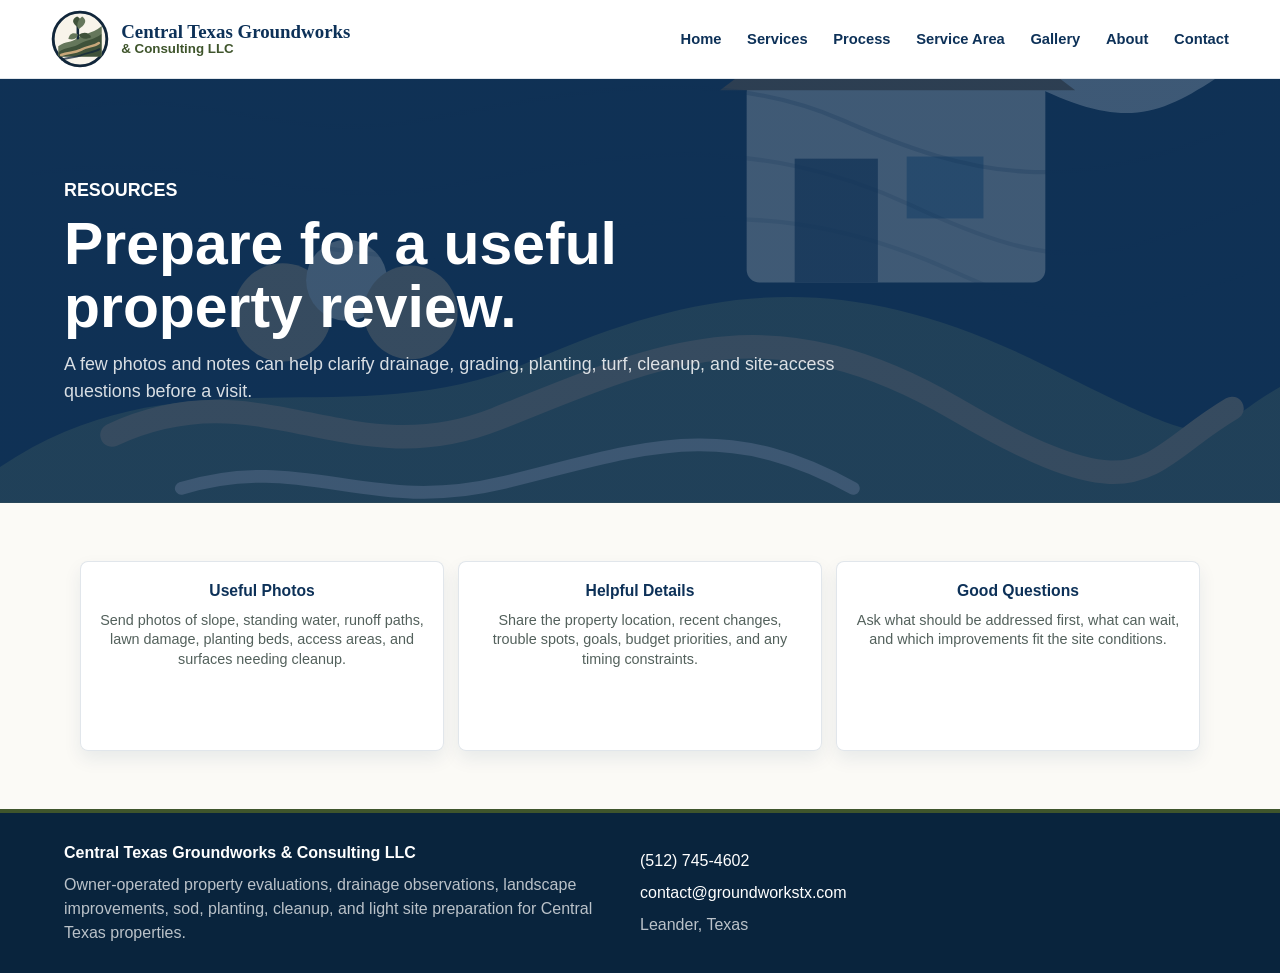
<file: resources.html>
<!DOCTYPE html>
<html lang="en">
<head>
  <meta charset="UTF-8">
  <meta name="viewport" content="width=device-width, initial-scale=1.0">
  <meta name="description" content="Helpful preparation notes for landscape planning, drainage assessments, sod work, planting, cleanup, and property-improvement quote requests.">
  <title>Resources | Central Texas Groundworks & Consulting</title>
  <link rel="stylesheet" href="style.css">
</head>
<body>
  <a class="skip-link" href="#main">Skip to content</a>
  <header class="site-header">
    <a class="brand" href="/"><img class="brand-mark" src="assets/logo-groundworks.svg" alt="" width="58" height="58"><span><strong>Central Texas Groundworks</strong><small>& Consulting LLC</small></span></a>
    <button class="menu-toggle" type="button" aria-expanded="false" aria-controls="main-nav"><span></span><span></span><span></span><span class="sr-only">Menu</span></button>
    <nav class="main-nav" id="main-nav" aria-label="Main navigation"><a href="/">Home</a><a href="/services">Services</a><a href="/#process">Process</a><a href="/#service-area">Service Area</a><a href="/#gallery">Gallery</a><a href="/about">About</a><a href="/contact">Contact</a></nav>
  </header>
  <main id="main">
    <section class="page-hero">
      <p class="eyebrow">Resources</p>
      <h1>Prepare for a useful property review.</h1>
      <p>A few photos and notes can help clarify drainage, grading, planting, turf, cleanup, and site-access questions before a visit.</p>
    </section>
    <section class="section">
      <div class="service-grid three">
        <article class="service-card"><h2>Useful Photos</h2><p>Send photos of slope, standing water, runoff paths, lawn damage, planting beds, access areas, and surfaces needing cleanup.</p></article>
        <article class="service-card"><h2>Helpful Details</h2><p>Share the property location, recent changes, trouble spots, goals, budget priorities, and any timing constraints.</p></article>
        <article class="service-card"><h2>Good Questions</h2><p>Ask what should be addressed first, what can wait, and which improvements fit the site conditions.</p></article>
      </div>
    </section>
  </main>
  <footer class="site-footer"><div><strong>Central Texas Groundworks & Consulting LLC</strong><p>Owner-operated property evaluations, drainage observations, landscape improvements, sod, planting, cleanup, and light site preparation for Central Texas properties.</p></div><div><p><a href="tel:+15127454602">(512) 745-4602</a></p><p><a href="mailto:contact@groundworkstx.com">contact@groundworkstx.com</a></p><p>Leander, Texas</p></div></footer>
  <script src="site.js"></script>
</body>
</html>
</file>
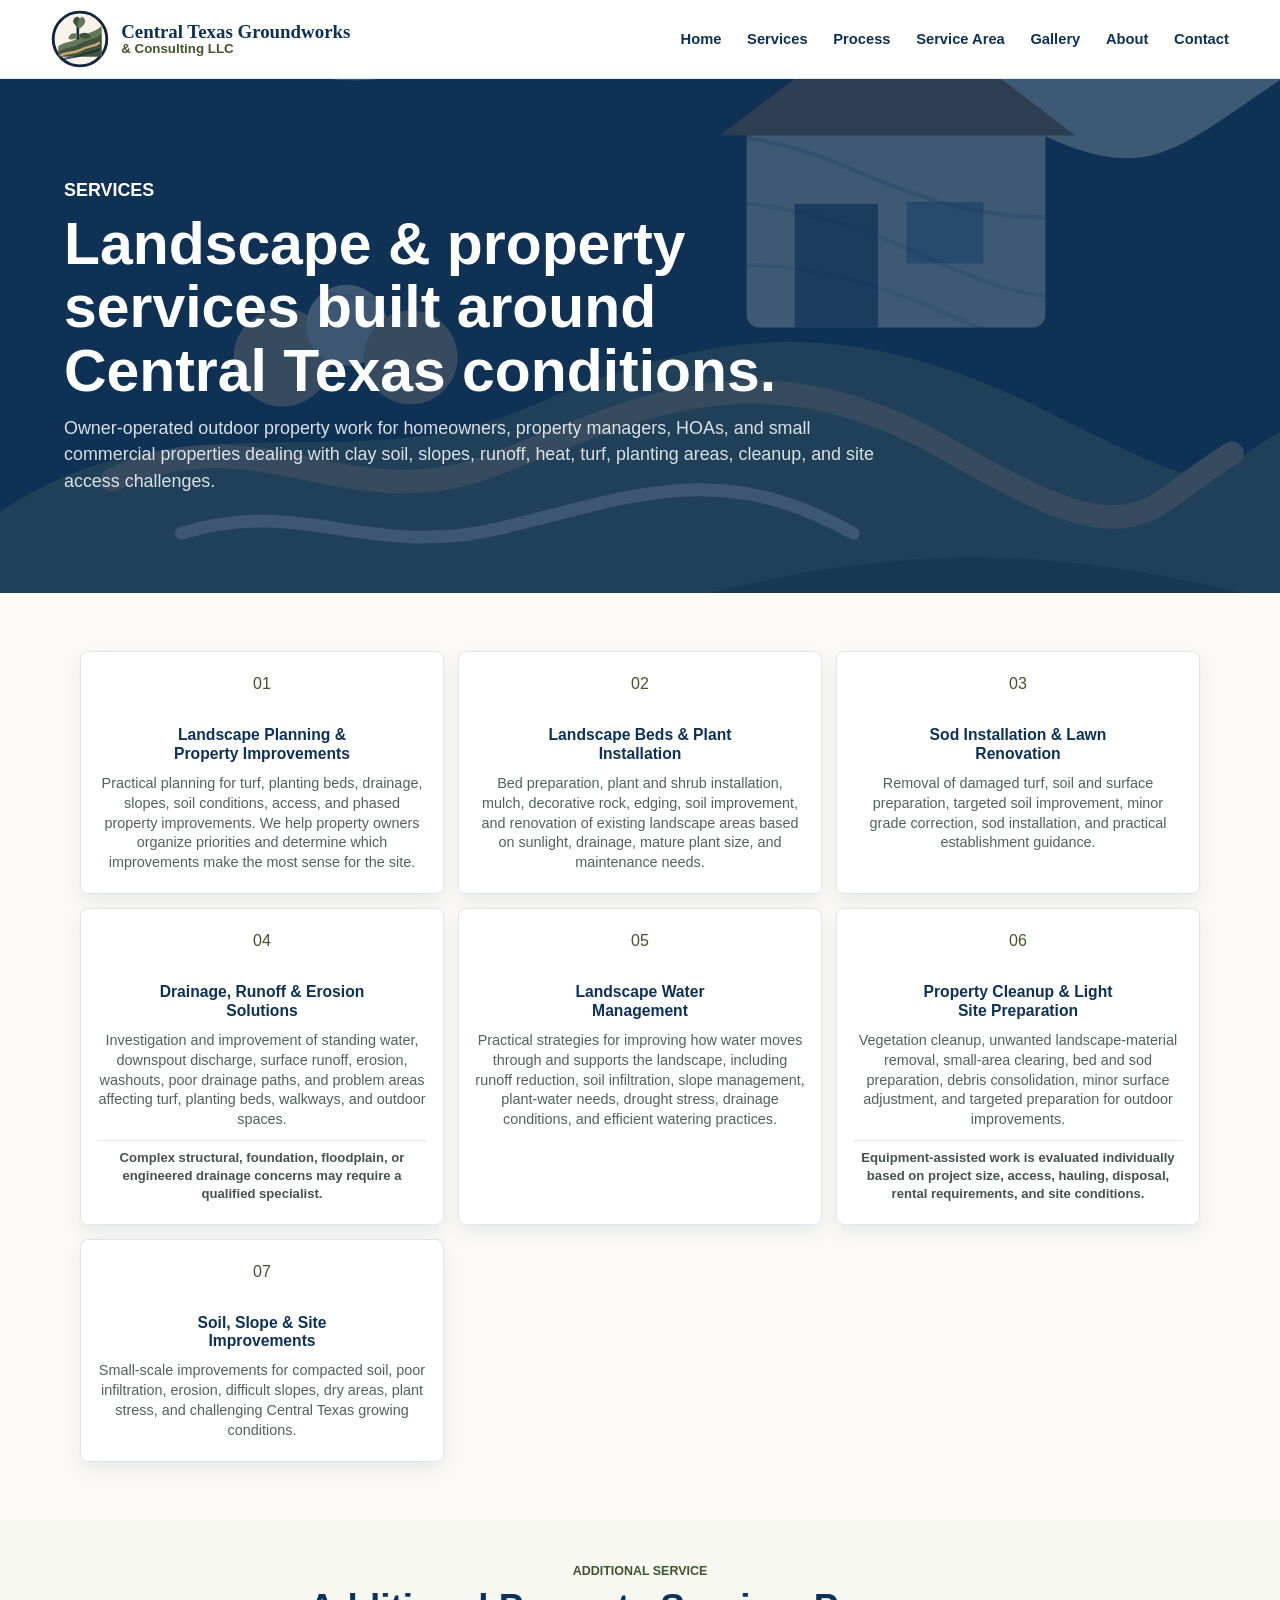
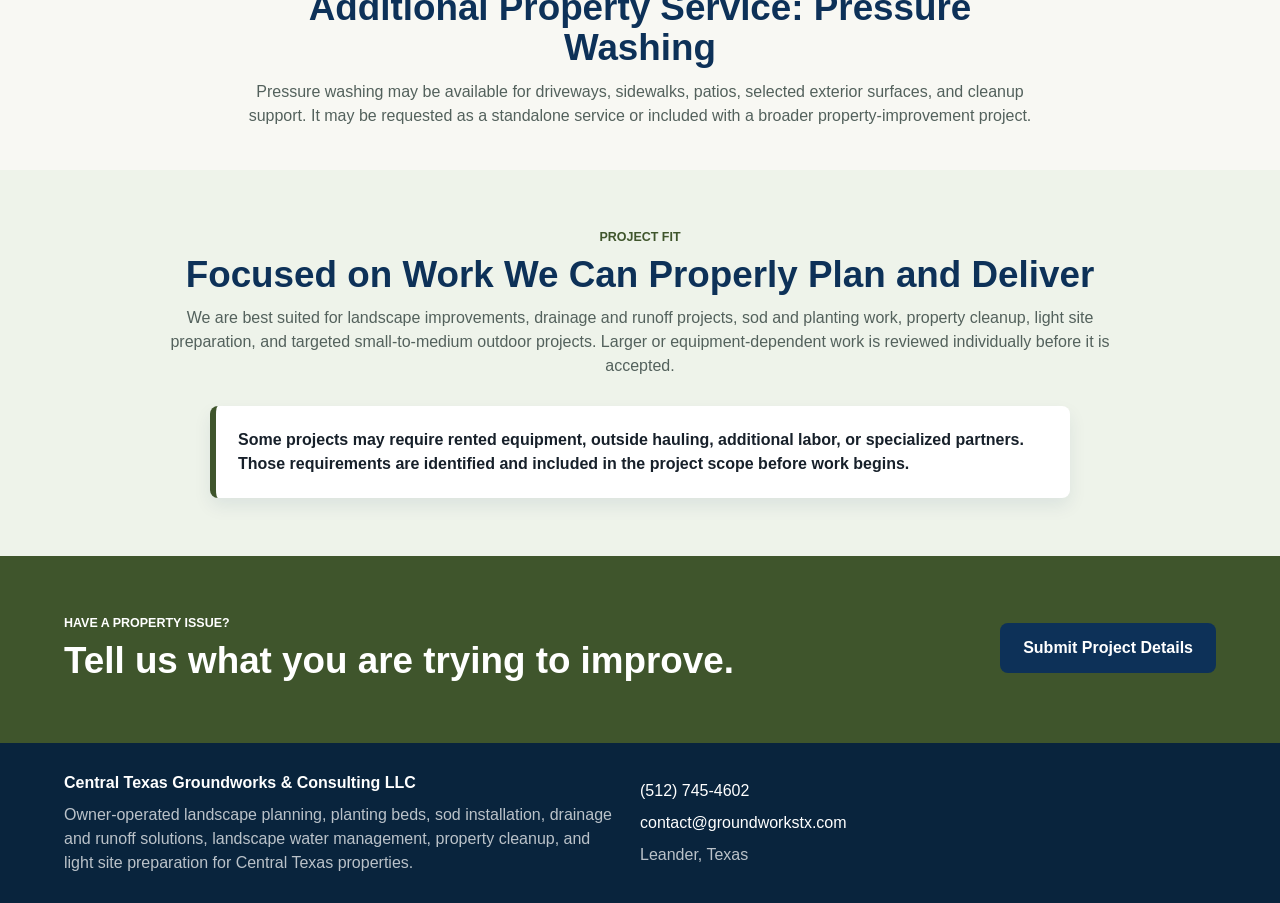
<file: services.html>
<!DOCTYPE html>
<html lang="en">
<head>
  <meta charset="UTF-8">
  <meta name="viewport" content="width=device-width, initial-scale=1.0">
  <meta name="description" content="Landscape planning, planting beds, sod installation, drainage and runoff solutions, landscape water management, cleanup, and light site preparation for Central Texas properties.">
  <meta property="og:title" content="Services | Central Texas Groundworks & Consulting">
  <meta property="og:description" content="Practical landscape, drainage, water-management, cleanup, sod, planting, and property-improvement services for Central Texas properties.">
  <title>Services | Central Texas Groundworks & Consulting</title>
  <link rel="stylesheet" href="style.css">
</head>
<body>
  <a class="skip-link" href="#main">Skip to content</a>
  <header class="site-header">
    <a class="brand" href="/"><img class="brand-mark" src="assets/logo-groundworks.svg" alt="" width="58" height="58"><span><strong>Central Texas Groundworks</strong><small>& Consulting LLC</small></span></a>
    <button class="menu-toggle" type="button" aria-expanded="false" aria-controls="main-nav"><span></span><span></span><span></span><span class="sr-only">Menu</span></button>
    <nav class="main-nav" id="main-nav" aria-label="Main navigation">
      <a href="/">Home</a>
      <a href="/services">Services</a>
      <a href="/#process">Process</a>
      <a href="/#service-area">Service Area</a>
      <a href="/#gallery">Gallery</a>
      <a href="/about">About</a>
      <a href="/contact">Contact</a>
    </nav>
  </header>

  <main id="main">
    <section class="page-hero">
      <p class="eyebrow">Services</p>
      <h1>Landscape & property services built around Central Texas conditions.</h1>
      <p>Owner-operated outdoor property work for homeowners, property managers, HOAs, and small commercial properties dealing with clay soil, slopes, runoff, heat, turf, planting areas, cleanup, and site access challenges.</p>
    </section>
    <section class="section">
      <div class="service-grid detailed">
        <article class="service-card"><span class="service-icon">01</span><h2>Landscape Planning & Property Improvements</h2><p>Practical planning for turf, planting beds, drainage, slopes, soil conditions, access, and phased property improvements. We help property owners organize priorities and determine which improvements make the most sense for the site.</p></article>
        <article class="service-card"><span class="service-icon">02</span><h2>Landscape Beds & Plant Installation</h2><p>Bed preparation, plant and shrub installation, mulch, decorative rock, edging, soil improvement, and renovation of existing landscape areas based on sunlight, drainage, mature plant size, and maintenance needs.</p></article>
        <article class="service-card"><span class="service-icon">03</span><h2>Sod Installation & Lawn Renovation</h2><p>Removal of damaged turf, soil and surface preparation, targeted soil improvement, minor grade correction, sod installation, and practical establishment guidance.</p></article>
        <article class="service-card"><span class="service-icon">04</span><h2>Drainage, Runoff & Erosion Solutions</h2><p>Investigation and improvement of standing water, downspout discharge, surface runoff, erosion, washouts, poor drainage paths, and problem areas affecting turf, planting beds, walkways, and outdoor spaces.</p><p class="qualifier">Complex structural, foundation, floodplain, or engineered drainage concerns may require a qualified specialist.</p></article>
        <article class="service-card"><span class="service-icon">05</span><h2>Landscape Water Management</h2><p>Practical strategies for improving how water moves through and supports the landscape, including runoff reduction, soil infiltration, slope management, plant-water needs, drought stress, drainage conditions, and efficient watering practices.</p></article>
        <article class="service-card"><span class="service-icon">06</span><h2>Property Cleanup & Light Site Preparation</h2><p>Vegetation cleanup, unwanted landscape-material removal, small-area clearing, bed and sod preparation, debris consolidation, minor surface adjustment, and targeted preparation for outdoor improvements.</p><p class="qualifier">Equipment-assisted work is evaluated individually based on project size, access, hauling, disposal, rental requirements, and site conditions.</p></article>
        <article class="service-card"><span class="service-icon">07</span><h2>Soil, Slope & Site Improvements</h2><p>Small-scale improvements for compacted soil, poor infiltration, erosion, difficult slopes, dry areas, plant stress, and challenging Central Texas growing conditions.</p></article>
      </div>
    </section>
    <section class="section additional-service" aria-labelledby="service-pressure-title">
      <div class="section-heading">
        <p class="eyebrow">Additional service</p>
        <h2 id="service-pressure-title">Additional Property Service: Pressure Washing</h2>
        <p>Pressure washing may be available for driveways, sidewalks, patios, selected exterior surfaces, and cleanup support. It may be requested as a standalone service or included with a broader property-improvement project.</p>
      </div>
    </section>
    <section class="section scope-section" aria-labelledby="service-scope-title">
      <div class="section-heading">
        <p class="eyebrow">Project fit</p>
        <h2 id="service-scope-title">Focused on Work We Can Properly Plan and Deliver</h2>
        <p>We are best suited for landscape improvements, drainage and runoff projects, sod and planting work, property cleanup, light site preparation, and targeted small-to-medium outdoor projects. Larger or equipment-dependent work is reviewed individually before it is accepted.</p>
      </div>
      <div class="scope-callout">
        <p>Some projects may require rented equipment, outside hauling, additional labor, or specialized partners. Those requirements are identified and included in the project scope before work begins.</p>
      </div>
    </section>
    <section class="contact-band">
      <div><p class="eyebrow">Have a property issue?</p><h2>Tell us what you are trying to improve.</h2></div>
      <a class="button primary" href="/contact">Submit Project Details</a>
    </section>
  </main>

  <footer class="site-footer">
    <div><strong>Central Texas Groundworks & Consulting LLC</strong><p>Owner-operated landscape planning, planting beds, sod installation, drainage and runoff solutions, landscape water management, property cleanup, and light site preparation for Central Texas properties.</p></div>
    <div><p><a href="tel:+15127454602">(512) 745-4602</a></p><p><a href="mailto:contact@groundworkstx.com">contact@groundworkstx.com</a></p><p>Leander, Texas</p></div>
  </footer>
  <script src="site.js"></script>
</body>
</html>
</file>
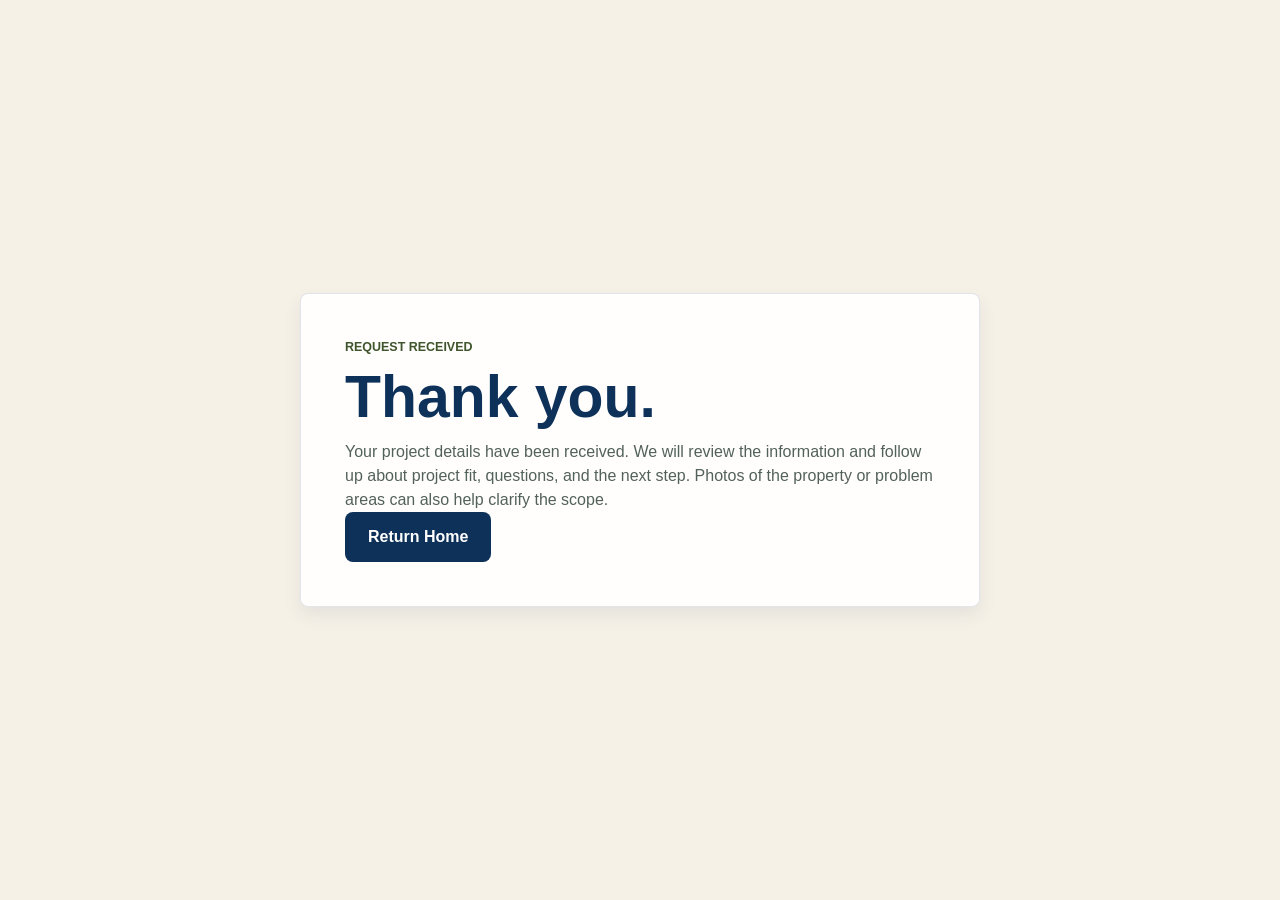
<file: thank-you.html>
<!DOCTYPE html>
<html lang="en">
<head>
  <meta charset="UTF-8">
  <meta name="viewport" content="width=device-width, initial-scale=1.0">
  <title>Thank You | Central Texas Groundworks & Consulting</title>
  <link rel="stylesheet" href="style.css">
</head>
<body>
  <main class="message-page">
    <section class="message-card">
      <p class="eyebrow">Request received</p>
      <h1>Thank you.</h1>
      <p>Your project details have been received. We will review the information and follow up about project fit, questions, and the next step. Photos of the property or problem areas can also help clarify the scope.</p>
      <a class="button primary" href="/">Return Home</a>
    </section>
  </main>
</body>
</html>
</file>
<file: style.css>
:root {
  --navy: #0d3158;
  --navy-2: #0b2441;
  --green: #5e7342;
  --green-dark: #3f552c;
  --tan: #c4a163;
  --cream: #f6f1e7;
  --paper: #fbfaf6;
  --white: #ffffff;
  --line: #dce2d8;
  --ink: #17202a;
  --muted: #53615c;
  --shadow: 0 12px 28px rgba(13, 49, 88, 0.13);
  --radius: 8px;
}

* {
  box-sizing: border-box;
}

html {
  scroll-behavior: smooth;
}

body {
  margin: 0;
  background: var(--paper);
  color: var(--ink);
  font-family: Arial, Helvetica, sans-serif;
  line-height: 1.5;
}

img {
  display: block;
  max-width: 100%;
}

a {
  color: inherit;
}

:focus-visible {
  outline: 3px solid var(--tan);
  outline-offset: 3px;
}

.skip-link {
  position: absolute;
  left: 16px;
  top: -80px;
  z-index: 100;
  padding: 10px 14px;
  background: var(--navy);
  color: var(--white);
}

.skip-link:focus {
  top: 16px;
}

.site-header {
  position: sticky;
  top: 0;
  z-index: 50;
  display: flex;
  align-items: center;
  justify-content: space-between;
  gap: 24px;
  padding: 10px clamp(18px, 4vw, 54px);
  background: rgba(255, 255, 255, 0.96);
  border-bottom: 1px solid rgba(13, 49, 88, 0.12);
  backdrop-filter: blur(10px);
}

.brand {
  display: inline-flex;
  align-items: center;
  gap: 12px;
  min-width: 320px;
  color: var(--navy);
  text-decoration: none;
}

.brand-mark {
  flex: 0 0 auto;
  width: 58px;
  height: 58px;
}

.brand strong,
.brand small {
  display: block;
  line-height: 1.12;
}

.brand strong {
  max-width: 290px;
  font-size: 1.18rem;
  font-family: Georgia, "Times New Roman", serif;
}

.brand small {
  color: var(--green-dark);
  font-weight: 800;
}

.main-nav {
  display: flex;
  align-items: center;
  justify-content: flex-end;
  gap: clamp(12px, 2vw, 28px);
  flex: 1;
}

.main-nav a {
  position: relative;
  color: var(--navy);
  font-size: 0.92rem;
  font-weight: 800;
  text-decoration: none;
}

.main-nav a::after {
  position: absolute;
  left: 0;
  right: 0;
  bottom: -9px;
  height: 3px;
  background: transparent;
  content: "";
}

.main-nav a:hover::after,
.main-nav a:focus-visible::after {
  background: var(--green);
}

.menu-toggle {
  display: none;
  width: 46px;
  height: 42px;
  border: 1px solid rgba(13, 49, 88, 0.2);
  border-radius: var(--radius);
  background: var(--white);
}

.menu-toggle span:not(.sr-only) {
  display: block;
  width: 22px;
  height: 2px;
  margin: 5px auto;
  background: var(--navy);
}

.sr-only {
  position: absolute;
  width: 1px;
  height: 1px;
  padding: 0;
  margin: -1px;
  overflow: hidden;
  clip: rect(0, 0, 0, 0);
  white-space: nowrap;
  border: 0;
}

h1,
h2,
h3,
p {
  overflow-wrap: anywhere;
}

h1,
h2,
h3 {
  margin: 0;
  color: var(--navy);
  line-height: 1.08;
}

h1 {
  max-width: 720px;
  font-size: clamp(2.45rem, 4.6vw, 4.9rem);
}

h2 {
  font-size: clamp(1.65rem, 3vw, 2.3rem);
}

h3 {
  font-size: 1rem;
}

p {
  margin: 12px 0 0;
  color: var(--muted);
}

.eyebrow {
  margin: 0 0 8px;
  color: var(--green-dark);
  font-size: 0.78rem;
  font-weight: 900;
  letter-spacing: 0;
  text-transform: uppercase;
}

.hero {
  position: relative;
  min-height: 370px;
  overflow: hidden;
  padding: clamp(42px, 6vw, 72px) clamp(22px, 5vw, 72px);
  background: var(--cream);
}

.hero-media {
  position: absolute;
  inset: 0;
  z-index: 0;
  background: var(--cream);
}

.hero-media img {
  width: 100%;
  height: 100%;
  object-fit: cover;
  object-position: center right;
}

.hero::after {
  position: absolute;
  inset: 0;
  z-index: 1;
  background:
    linear-gradient(90deg, rgba(251, 250, 246, 0.98) 0%, rgba(251, 250, 246, 0.9) 32%, rgba(251, 250, 246, 0.28) 58%, rgba(251, 250, 246, 0.04) 100%),
    linear-gradient(0deg, rgba(251, 250, 246, 0.18), rgba(251, 250, 246, 0.18));
  content: "";
}

.hero-content {
  position: relative;
  z-index: 2;
  max-width: 650px;
}

.hero-rule {
  display: flex;
  align-items: center;
  gap: 16px;
  max-width: 350px;
  margin: 18px 0 8px;
}

.hero-rule::before,
.hero-rule::after {
  height: 1px;
  flex: 1;
  background: rgba(13, 49, 88, 0.36);
  content: "";
}

.hero-rule span {
  width: 12px;
  height: 12px;
  transform: rotate(45deg);
  background: var(--tan);
}

.lead {
  max-width: 560px;
  color: #263b35;
  font-size: clamp(1rem, 1.5vw, 1.18rem);
  font-weight: 500;
}

.button-row {
  display: flex;
  flex-wrap: wrap;
  gap: 14px;
  align-items: center;
  margin-top: 24px;
}

.button {
  display: inline-flex;
  align-items: center;
  justify-content: center;
  min-height: 48px;
  padding: 12px 22px;
  border: 1px solid transparent;
  border-radius: var(--radius);
  font-weight: 900;
  text-align: center;
  text-decoration: none;
  cursor: pointer;
}

.button.primary {
  background: var(--navy);
  color: var(--white);
}

.button.secondary {
  border-color: rgba(13, 49, 88, 0.45);
  background: rgba(255, 255, 255, 0.72);
  color: var(--green-dark);
}

.button.full {
  width: 100%;
}

.section,
.page-hero,
.quote-section,
.contact-band {
  padding-inline: clamp(20px, 5vw, 72px);
}

.section {
  padding-block: clamp(34px, 5vw, 58px);
}

.page-hero {
  padding-block: clamp(58px, 8vw, 98px);
  background:
    linear-gradient(rgba(13, 49, 88, 0.78), rgba(13, 49, 88, 0.78)),
    url("assets/hero-groundworks.svg");
  background-size: cover;
  background-position: center;
}

.page-hero h1,
.page-hero .eyebrow {
  color: var(--white);
}

.page-hero p {
  max-width: 820px;
  color: rgba(255, 255, 255, 0.84);
  font-size: 1.12rem;
}

.section-heading {
  max-width: 980px;
  margin: 0 auto clamp(18px, 3vw, 28px);
  text-align: center;
}

.service-grid {
  display: grid;
  grid-template-columns: repeat(3, minmax(0, 1fr));
  gap: 14px;
  max-width: 1120px;
  margin: 0 auto;
}

.service-grid.three {
  grid-template-columns: repeat(3, minmax(0, 1fr));
}

.service-card,
.process-grid article,
.message-card {
  border: 1px solid rgba(13, 49, 88, 0.12);
  border-radius: var(--radius);
  background: rgba(255, 255, 255, 0.92);
  box-shadow: 0 8px 18px rgba(13, 49, 88, 0.08);
}

.service-card {
  display: grid;
  place-items: center;
  align-content: start;
  min-height: 190px;
  padding: 20px 16px;
  text-align: center;
}

.service-card h2,
.service-card h3 {
  max-width: 220px;
  font-size: 0.98rem;
  line-height: 1.2;
}

.service-card p {
  display: block;
  margin-top: 10px;
  font-size: 0.9rem;
  line-height: 1.38;
}

.service-card .qualifier {
  padding-top: 8px;
  border-top: 1px solid rgba(13, 49, 88, 0.12);
  color: #44534f;
  font-size: 0.82rem;
  font-weight: 800;
}

.service-icon {
  position: relative;
  display: block;
  width: 54px;
  height: 44px;
  margin-bottom: 10px;
  color: var(--green-dark);
}

.service-icon::before,
.service-icon::after {
  position: absolute;
  content: "";
}

.service-plan::before {
  inset: 5px 10px 3px;
  border: 3px solid currentColor;
  border-radius: 5px;
}

.service-plan::after {
  left: 20px;
  top: 12px;
  width: 14px;
  height: 22px;
  border-left: 3px solid currentColor;
  border-bottom: 3px solid currentColor;
}

.service-drainage::before,
.service-water::before {
  left: 18px;
  top: 0;
  width: 18px;
  height: 28px;
  border: 3px solid var(--navy);
  border-radius: 50% 50% 55% 55%;
  transform: rotate(45deg);
}

.service-drainage::after,
.service-water::after {
  left: 8px;
  bottom: 0;
  width: 38px;
  height: 10px;
  border-bottom: 3px solid currentColor;
  border-radius: 50%;
}

.service-sod::before {
  left: 4px;
  right: 4px;
  bottom: 5px;
  height: 18px;
  background: repeating-linear-gradient(100deg, currentColor 0 4px, transparent 4px 8px);
  border-bottom: 4px solid currentColor;
}

.service-planting::before {
  left: 3px;
  right: 3px;
  bottom: 4px;
  height: 9px;
  background: currentColor;
}

.service-planting::after {
  left: 10px;
  bottom: 12px;
  width: 34px;
  height: 28px;
  background: radial-gradient(circle at 20% 60%, currentColor 0 5px, transparent 6px), radial-gradient(circle at 50% 38%, currentColor 0 5px, transparent 6px), radial-gradient(circle at 80% 60%, currentColor 0 5px, transparent 6px);
}

.service-cleanup::before {
  left: 11px;
  bottom: 6px;
  width: 32px;
  height: 17px;
  border-radius: 3px 3px 12px 12px;
  background: currentColor;
}

.service-cleanup::after {
  left: 28px;
  top: 2px;
  width: 4px;
  height: 36px;
  background: currentColor;
  transform: rotate(-35deg);
}

.service-wash::before {
  inset: 14px 7px 2px;
  border: 3px solid var(--navy);
  border-radius: 4px;
}

.service-wash::after {
  right: 2px;
  top: 0;
  width: 22px;
  height: 22px;
  border-top: 3px dotted currentColor;
  border-right: 3px dotted currentColor;
}

.service-slope::before {
  left: 5px;
  right: 5px;
  bottom: 6px;
  height: 26px;
  background:
    linear-gradient(145deg, transparent 0 40%, currentColor 41% 52%, transparent 53%),
    linear-gradient(20deg, transparent 0 42%, var(--navy) 43% 54%, transparent 55%);
}

.service-slope::after {
  left: 8px;
  right: 8px;
  bottom: 3px;
  border-bottom: 4px solid currentColor;
}

.secondary-service {
  background: #f8f8f3;
}

.additional-service {
  background: #f8f8f3;
  padding-block: clamp(28px, 4vw, 42px);
}

.additional-service .section-heading {
  max-width: 820px;
  margin-bottom: 0;
}

.feature-section {
  background: var(--white);
}

.scope-section {
  background: #eef3ea;
}

.scope-grid {
  display: grid;
  grid-template-columns: repeat(3, minmax(0, 1fr));
  gap: 16px;
  max-width: 1120px;
  margin: 0 auto;
}

.scope-grid article {
  min-height: 180px;
  padding: 22px;
  border: 1px solid rgba(13, 49, 88, 0.14);
  border-radius: var(--radius);
  background: var(--white);
  box-shadow: 0 8px 18px rgba(13, 49, 88, 0.08);
}

.scope-grid h3 {
  font-size: 1.02rem;
}

.scope-callout {
  max-width: 860px;
  margin: 0 auto;
  padding: 22px;
  border-left: 6px solid var(--green-dark);
  border-radius: var(--radius);
  background: var(--white);
  box-shadow: 0 8px 18px rgba(13, 49, 88, 0.08);
}

.scope-callout p {
  margin-top: 0;
  color: var(--ink);
  font-weight: 800;
}

.conditions {
  background:
    linear-gradient(rgba(246, 241, 231, 0.94), rgba(246, 241, 231, 0.94)),
    repeating-linear-gradient(22deg, rgba(13, 49, 88, 0.05) 0 1px, transparent 1px 22px);
}

.conditions .section-heading {
  display: grid;
  grid-template-columns: minmax(250px, 0.75fr) minmax(0, 1.25fr);
  gap: 28px;
  align-items: center;
  max-width: 1120px;
  text-align: left;
}

.conditions p {
  margin-top: 0;
  color: #33423f;
}

.condition-grid {
  display: grid;
  grid-template-columns: repeat(7, minmax(0, 1fr));
  gap: 0;
  max-width: 1120px;
  margin: 0 auto;
}

.condition-grid.compact {
  grid-template-columns: repeat(4, minmax(0, 1fr));
  gap: 12px;
}

.condition-grid div {
  min-height: 82px;
  padding: 0 14px;
  border-right: 1px solid rgba(13, 49, 88, 0.2);
  color: var(--navy);
  text-align: center;
}

.condition-grid div:last-child {
  border-right: 0;
}

.condition-grid span {
  display: block;
  min-height: 28px;
  margin-bottom: 8px;
  color: var(--tan);
  font-size: 0.78rem;
  font-weight: 900;
}

.condition-grid strong {
  display: block;
  line-height: 1.2;
}

.condition-grid.compact div {
  min-height: 94px;
  padding: 16px 12px;
  border: 1px solid rgba(13, 49, 88, 0.12);
  border-radius: var(--radius);
  background: #f8f8f3;
}

.process {
  background: var(--white);
}

.process-grid {
  display: grid;
  grid-template-columns: repeat(4, minmax(0, 1fr));
  gap: 24px;
  max-width: 1120px;
  margin: 0 auto;
}

.process-grid article {
  position: relative;
  padding: 0 8px;
  border: 0;
  background: transparent;
  box-shadow: none;
  text-align: center;
}

.process-grid article:not(:last-child)::after {
  position: absolute;
  left: calc(50% + 36px);
  right: calc(-50% + 36px);
  top: 21px;
  border-top: 2px dotted rgba(63, 85, 44, 0.55);
  content: "";
}

.process-grid span {
  position: relative;
  z-index: 1;
  display: grid;
  place-items: center;
  width: 42px;
  height: 42px;
  margin: 0 auto 14px;
  border-radius: 50%;
  background: var(--navy);
  color: var(--white);
  font-weight: 900;
}

.process-grid h3 {
  font-size: 0.95rem;
}

.process-grid p {
  font-size: 0.92rem;
}

.service-area {
  background: #f1efe8;
  padding-block: 0;
}

.area-card {
  display: grid;
  grid-template-columns: minmax(300px, 1fr) minmax(0, 1fr);
  gap: 0;
  align-items: stretch;
  max-width: none;
  margin-inline: calc(clamp(20px, 5vw, 72px) * -1);
}

.map-panel {
  position: relative;
  min-height: 210px;
  overflow: hidden;
  background:
    linear-gradient(rgba(246, 241, 231, 0.72), rgba(246, 241, 231, 0.72)),
    url("assets/hero-groundworks.svg");
  background-position: center;
  background-size: cover;
}

.map-panel::after {
  position: absolute;
  inset: 0;
  background: repeating-linear-gradient(160deg, rgba(13, 49, 88, 0.08) 0 1px, transparent 1px 34px);
  content: "";
}

.map-pin {
  position: absolute;
  z-index: 1;
  color: var(--navy);
  font-size: 0.88rem;
  font-weight: 900;
}

.map-pin::before {
  display: inline-block;
  width: 12px;
  height: 12px;
  margin-right: 5px;
  border: 3px solid var(--navy);
  border-radius: 50% 50% 50% 0;
  background: var(--white);
  transform: rotate(-45deg);
  content: "";
}

.liberty {
  left: 31%;
  top: 16%;
}

.georgetown {
  left: 66%;
  top: 17%;
}

.leander {
  left: 30%;
  top: 48%;
}

.cedar {
  left: 52%;
  top: 66%;
}

.lago {
  left: 22%;
  top: 78%;
}

.area-card > div:last-child {
  display: grid;
  align-content: center;
  justify-items: center;
  padding: clamp(26px, 4vw, 46px);
  text-align: center;
}

.location-pills {
  display: flex;
  flex-wrap: wrap;
  justify-content: center;
  gap: 10px;
  max-width: 520px;
  margin-top: 18px;
}

.location-pills span {
  padding: 8px 22px;
  border-radius: 999px;
  background: var(--green-dark);
  color: var(--white);
  font-weight: 900;
}

.service-note {
  max-width: 580px;
  color: #33423f;
  font-size: 0.94rem;
  font-weight: 800;
}

.about-preview {
  display: grid;
  grid-template-columns: minmax(280px, 410px) minmax(0, 1fr);
  gap: clamp(28px, 5vw, 56px);
  align-items: center;
  background:
    linear-gradient(90deg, rgba(255, 255, 255, 0) 0%, rgba(255, 255, 255, 0.96) 45%),
    var(--white);
}

.owner-placeholder {
  display: grid;
  min-height: 300px;
  place-items: center;
  border: 1px dashed rgba(13, 49, 88, 0.28);
  border-radius: 0;
  background:
    linear-gradient(rgba(246, 241, 231, 0.62), rgba(246, 241, 231, 0.62)),
    url("assets/hero-groundworks.svg");
  background-position: center;
  background-size: cover;
  color: var(--navy);
  font-weight: 900;
}

.about-preview blockquote {
  margin: 18px 0 0;
  padding: 16px 18px;
  border-left: 5px solid var(--tan);
  background: rgba(246, 241, 231, 0.72);
  color: var(--navy);
  font-weight: 800;
}

.trust-section {
  background: var(--paper);
}

.trust-grid {
  display: grid;
  grid-template-columns: repeat(5, minmax(0, 1fr));
  gap: 14px;
  max-width: 1180px;
  margin: 0 auto;
}

.trust-grid article {
  min-height: 190px;
  padding: 20px;
  border: 1px solid rgba(13, 49, 88, 0.12);
  border-radius: var(--radius);
  background: var(--white);
  box-shadow: 0 8px 18px rgba(13, 49, 88, 0.08);
}

.trust-grid h3 {
  font-size: 1rem;
}

.trust-grid p {
  font-size: 0.9rem;
}

.gallery-section {
  background: var(--paper);
}

.gallery-grid {
  display: grid;
  grid-template-columns: repeat(6, minmax(0, 1fr));
  gap: 14px;
  max-width: 1180px;
  margin: 0 auto;
}

.gallery-item {
  overflow: hidden;
  border: 1px solid rgba(13, 49, 88, 0.12);
  border-radius: 0;
  background: var(--white);
  box-shadow: 0 6px 16px rgba(13, 49, 88, 0.07);
}

.gallery-item img {
  width: 100%;
  aspect-ratio: 4 / 2.5;
  object-fit: cover;
}

.gallery-item figcaption {
  padding: 8px 10px 10px;
  color: var(--muted);
  font-size: 0.78rem;
  line-height: 1.25;
  text-align: center;
}

.gallery-item strong {
  display: block;
  color: var(--navy);
}

.gallery-item span {
  display: block;
  margin-top: 3px;
}

.quote-section {
  display: grid;
  grid-template-columns: minmax(280px, 0.72fr) minmax(360px, 1.28fr);
  gap: 0;
  align-items: stretch;
  padding-block: 0;
  background: var(--white);
}

.quote-section.standalone {
  background: var(--cream);
  gap: clamp(28px, 5vw, 64px);
  align-items: start;
  padding-block: clamp(52px, 7vw, 90px);
}

.quote-copy {
  display: grid;
  align-content: center;
  padding: clamp(28px, 4vw, 46px);
  background: var(--navy);
}

.quote-copy h2,
.quote-section:not(.standalone) .eyebrow {
  color: var(--white);
}

.quote-section:not(.standalone) .quote-copy p {
  color: rgba(255, 255, 255, 0.82);
}

.standalone .quote-copy {
  background: transparent;
  padding: 0;
}

.standalone .quote-copy h2 {
  color: var(--navy);
}

.quote-form {
  display: grid;
  grid-template-columns: 1fr;
  gap: 9px;
  padding: clamp(18px, 3vw, 32px);
  border-radius: 0;
  background: var(--white);
}

.quote-form label {
  align-self: end;
  color: var(--navy);
  font-size: 0.82rem;
  font-weight: 900;
}

.quote-form input,
.quote-form select,
.quote-form textarea {
  width: 100%;
  min-height: 40px;
  padding: 8px 10px;
  border: 1px solid #cbd0ca;
  border-radius: 4px;
  background: var(--white);
  color: var(--ink);
  font: inherit;
}

.quote-form textarea {
  min-height: 84px;
  resize: vertical;
}

.field-help {
  margin: -2px 0 4px;
  color: #44534f;
  font-size: 0.82rem;
  font-weight: 700;
}

.form-fieldset {
  display: grid;
  gap: 10px;
  margin: 4px 0;
  padding: 14px;
  border: 1px solid #cbd0ca;
  border-radius: 4px;
}

.form-fieldset legend {
  padding: 0 6px;
  color: var(--navy);
  font-size: 0.82rem;
  font-weight: 900;
}

.checkbox-list,
.radio-list {
  display: grid;
  gap: 8px;
}

.checkbox-list {
  grid-template-columns: repeat(2, minmax(0, 1fr));
}

.radio-list {
  grid-template-columns: repeat(3, minmax(0, 1fr));
}

.checkbox-list label,
.radio-list label,
.consent-label {
  display: flex;
  align-items: flex-start;
  gap: 8px;
  color: var(--ink);
  font-size: 0.9rem;
  font-weight: 700;
  line-height: 1.35;
}

.checkbox-list input,
.radio-list input,
.consent-label input {
  width: auto;
  min-height: 0;
  margin-top: 3px;
}

.quote-form label[for="service"],
.quote-form #service,
.quote-form label[for="location"],
.quote-form #location,
.quote-form label[for="project-size"],
.quote-form #project-size,
.quote-form label[for="timeframe"],
.quote-form #timeframe,
.quote-form label[for="hauling"],
.quote-form #hauling,
.quote-form .form-fieldset,
.quote-form .consent-label,
.quote-form label[for="details"],
.quote-form #details {
  grid-column: 1;
}

.quote-form .button {
  grid-column: 1;
  align-self: end;
}

.hidden {
  display: none;
}

.form-status {
  grid-column: 1;
  margin: 4px 0 0;
  padding: 12px 14px;
  border-left: 4px solid var(--green-dark);
  background: #eef3ea;
  color: var(--ink);
  font-weight: 800;
}

.contact-band {
  display: flex;
  align-items: center;
  justify-content: space-between;
  gap: 24px;
  padding-block: clamp(36px, 6vw, 58px);
  background: var(--green-dark);
}

.contact-band h2,
.contact-band .eyebrow {
  color: var(--white);
}

.contact-band p {
  color: rgba(255, 255, 255, 0.8);
}

.checklist {
  display: grid;
  max-width: 760px;
  gap: 12px;
  margin-bottom: 24px;
}

.checklist label {
  padding: 14px 16px;
  border: 1px solid rgba(13, 49, 88, 0.12);
  border-radius: var(--radius);
  background: var(--white);
  font-weight: 800;
}

.checklist input {
  margin-right: 10px;
}

.message-page {
  display: grid;
  min-height: 100vh;
  place-items: center;
  padding: 24px;
  background: var(--cream);
}

.message-card {
  max-width: 680px;
  padding: clamp(24px, 5vw, 44px);
}

.site-footer {
  display: grid;
  grid-template-columns: minmax(0, 1.3fr) minmax(0, 0.8fr) minmax(160px, 0.5fr);
  gap: 24px;
  padding: 28px clamp(20px, 5vw, 72px);
  border-top: 4px solid var(--green-dark);
  background: #09243d;
  color: var(--white);
}

.site-footer p {
  margin: 8px 0 0;
  color: rgba(255, 255, 255, 0.72);
}

.site-footer a {
  display: block;
  color: var(--white);
  text-decoration: none;
}

.site-footer nav {
  display: grid;
  gap: 8px;
}

@media (max-width: 1120px) {
  .service-grid,
  .process-grid,
  .scope-grid,
  .trust-grid {
    grid-template-columns: repeat(2, minmax(0, 1fr));
  }

  .condition-grid,
  .condition-grid.compact {
    grid-template-columns: repeat(4, minmax(0, 1fr));
    gap: 14px 0;
  }

  .condition-grid div:nth-child(4) {
    border-right: 0;
  }

  .gallery-grid {
    grid-template-columns: repeat(3, minmax(0, 1fr));
  }

  .process-grid article::after {
    display: none;
  }
}

@media (max-width: 860px) {
  .site-header {
    align-items: flex-start;
    flex-wrap: wrap;
  }

  .brand {
    min-width: 0;
  }

  .brand strong {
    max-width: 230px;
    font-size: 1rem;
  }

  .menu-toggle {
    display: block;
  }

  .main-nav {
    display: none;
    width: 100%;
    flex-direction: column;
    align-items: stretch;
    gap: 8px;
  }

  .main-nav.is-open {
    display: flex;
  }

  .main-nav a {
    padding: 10px 12px;
    border: 1px solid rgba(13, 49, 88, 0.12);
    border-radius: var(--radius);
    background: var(--white);
  }

  .main-nav a::after {
    display: none;
  }

  .hero {
    min-height: auto;
    padding-block: 48px;
  }

  .hero::after {
    background: linear-gradient(90deg, rgba(251, 250, 246, 0.98) 0%, rgba(251, 250, 246, 0.88) 100%);
  }

  .conditions .section-heading,
  .area-card,
  .about-preview,
  .quote-section {
    grid-template-columns: 1fr;
  }

  .area-card {
    margin-inline: calc(clamp(20px, 5vw, 72px) * -1);
  }

  .quote-form {
    grid-template-columns: 1fr;
  }

  .quote-form label[for],
  .quote-form input,
  .quote-form select,
  .quote-form textarea,
  .quote-form .button {
    grid-column: 1;
  }

  .site-footer {
    grid-template-columns: 1fr;
  }
}

@media (max-width: 620px) {
  .site-header {
    position: static;
    gap: 12px;
  }

  .brand-mark {
    width: 48px;
    height: 48px;
  }

  .brand strong {
    max-width: 190px;
    font-size: 0.95rem;
  }

  h1 {
    font-size: 2.2rem;
  }

  h2 {
    font-size: 1.7rem;
  }

  .button-row,
  .contact-band {
    flex-direction: column;
    align-items: stretch;
  }

  .button {
    width: 100%;
  }

  .service-grid,
  .process-grid,
  .condition-grid,
  .gallery-grid,
  .scope-grid,
  .trust-grid,
  .condition-grid.compact,
  .service-grid.three {
    grid-template-columns: 1fr;
  }

  .checkbox-list,
  .radio-list {
    grid-template-columns: 1fr;
  }

  .condition-grid div,
  .condition-grid div:nth-child(4) {
    border-right: 0;
    border-bottom: 1px solid rgba(13, 49, 88, 0.16);
    padding-bottom: 16px;
  }

  .condition-grid div:last-child {
    border-bottom: 0;
  }

  .map-panel {
    min-height: 190px;
  }
}

@media (prefers-reduced-motion: reduce) {
  html {
    scroll-behavior: auto;
  }
}
</file>
